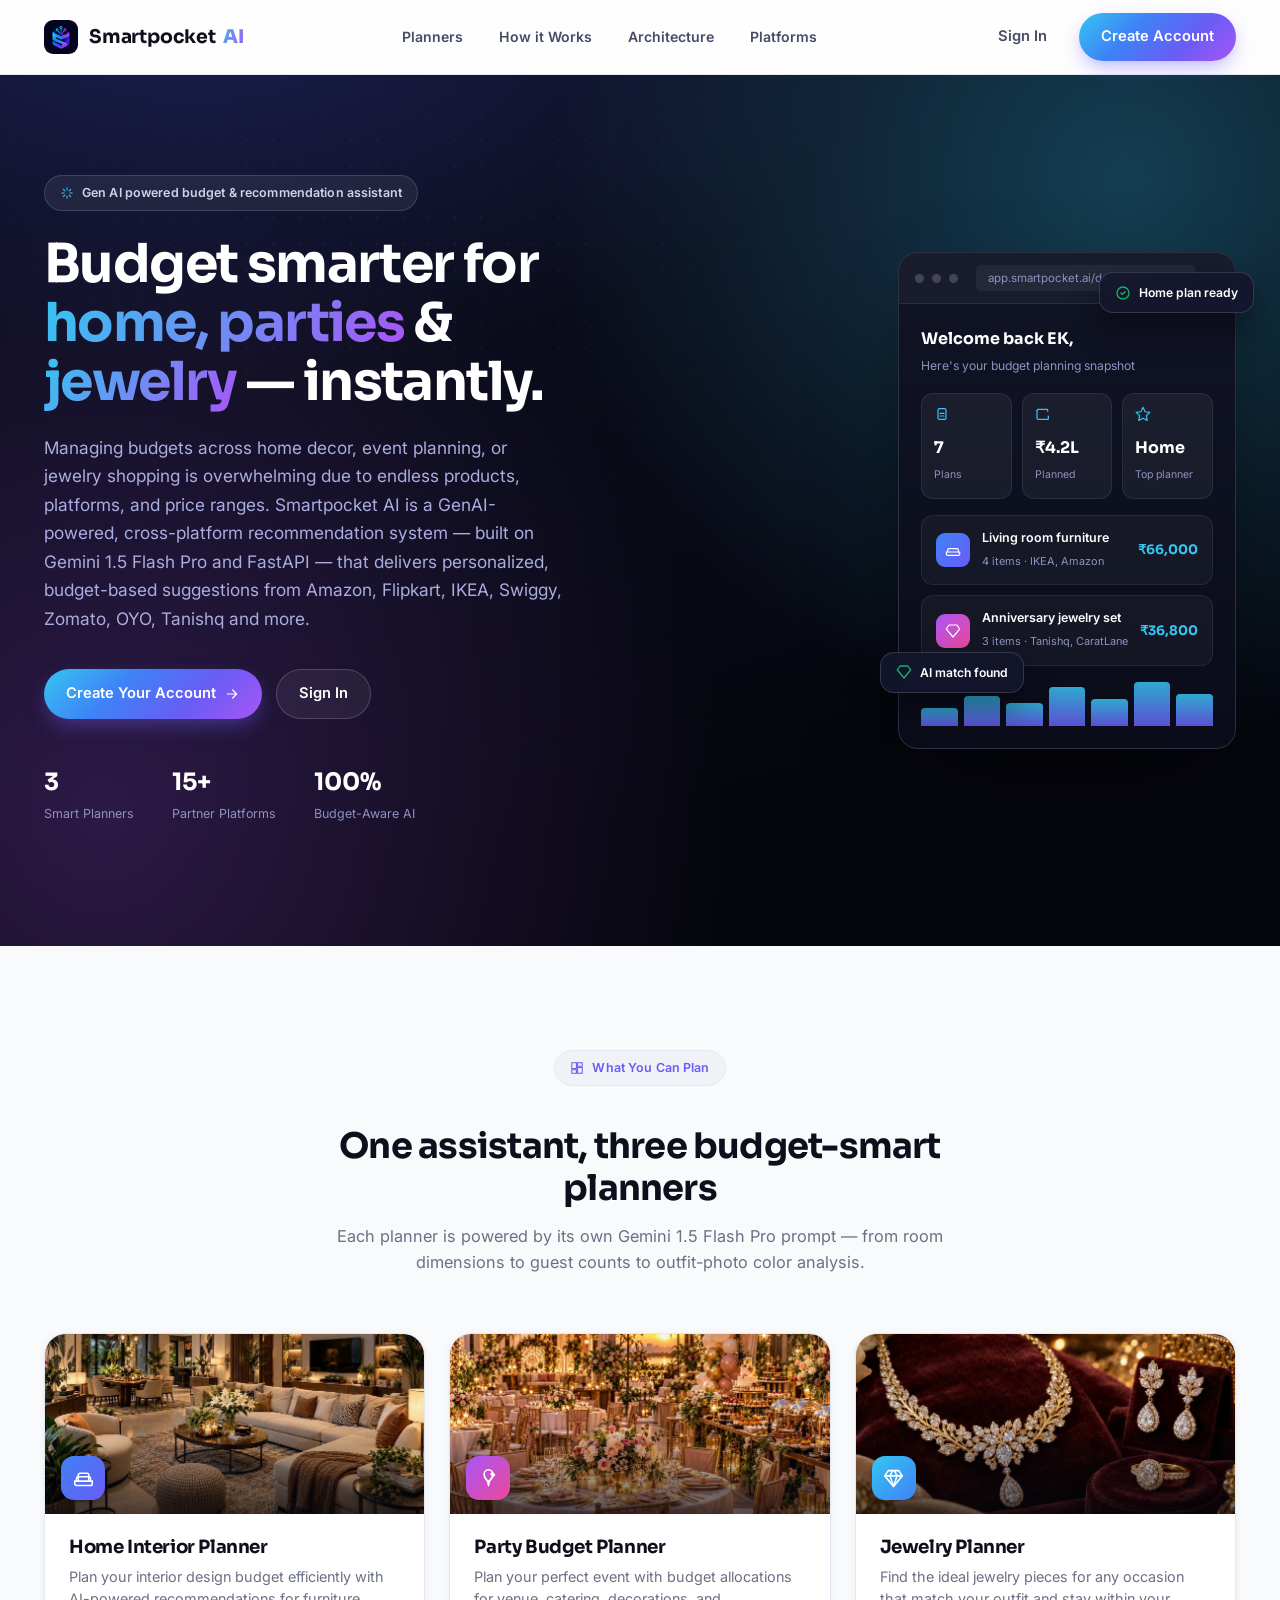
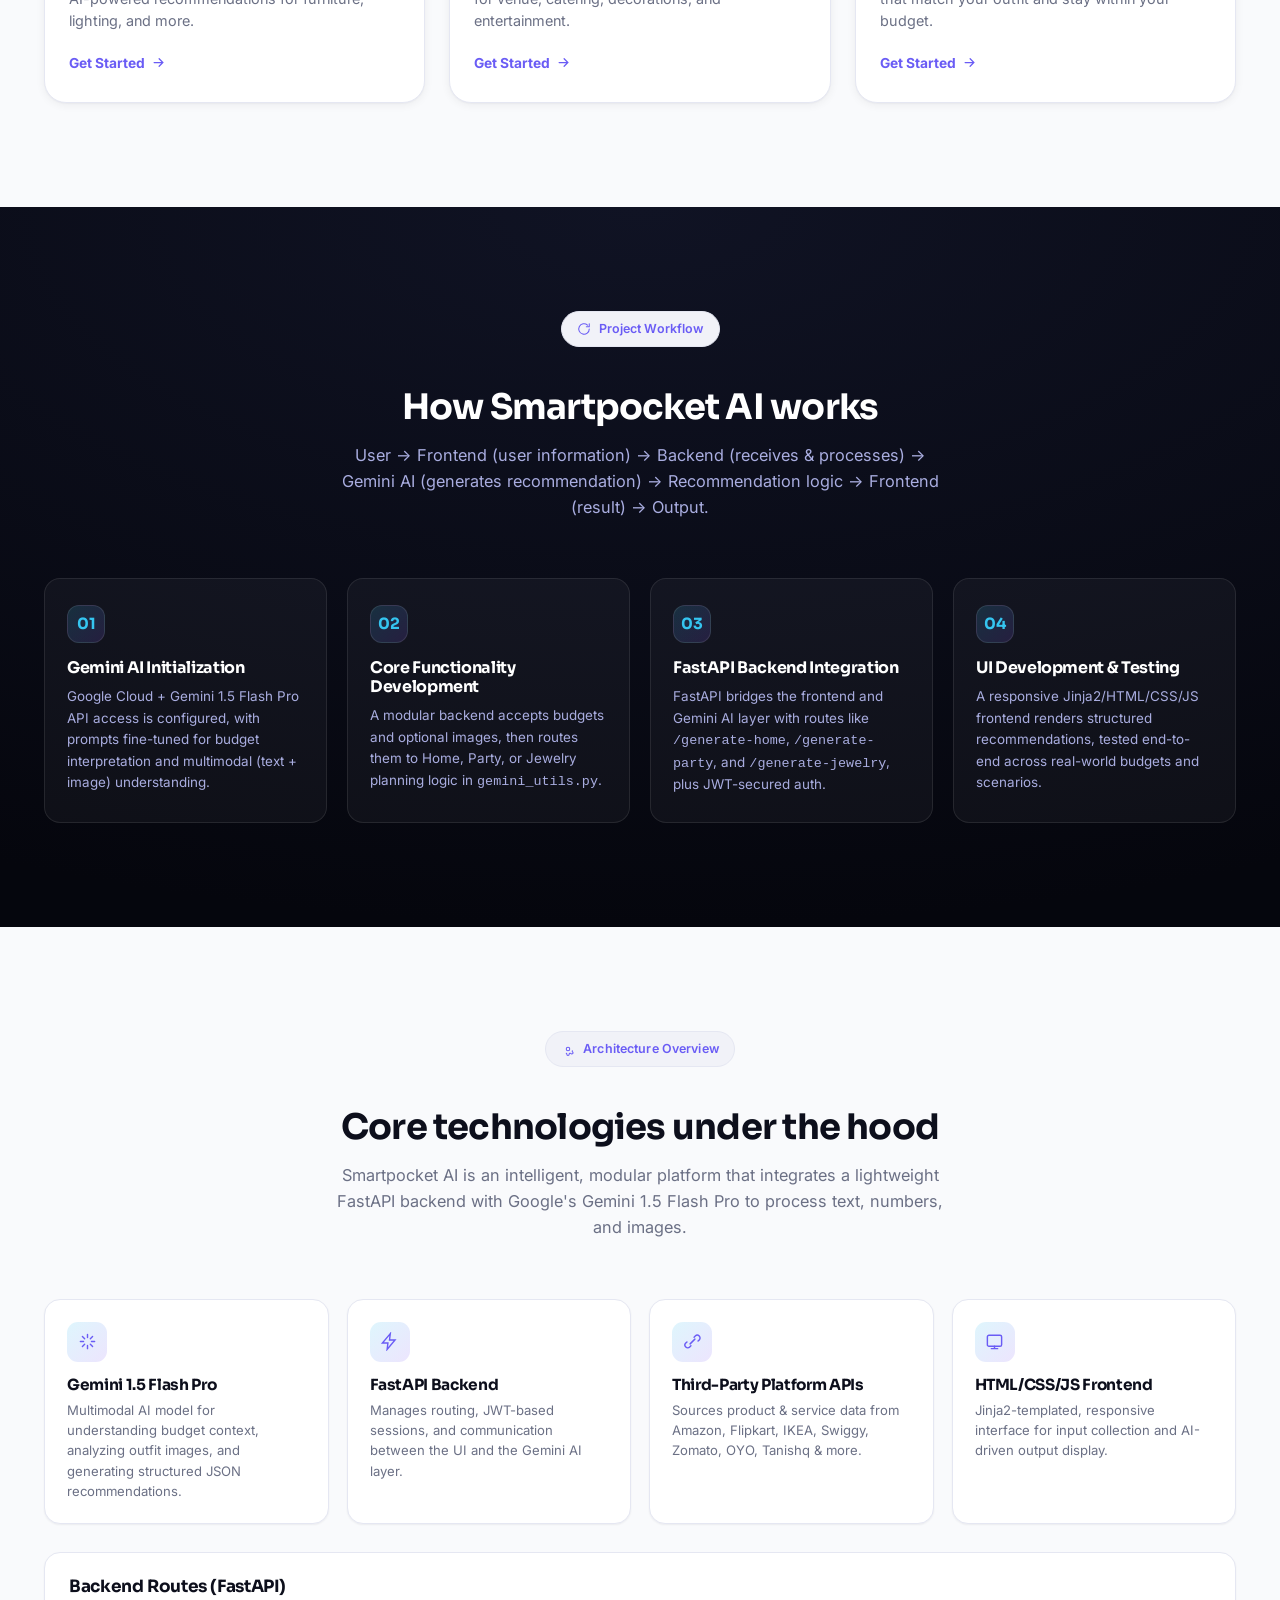
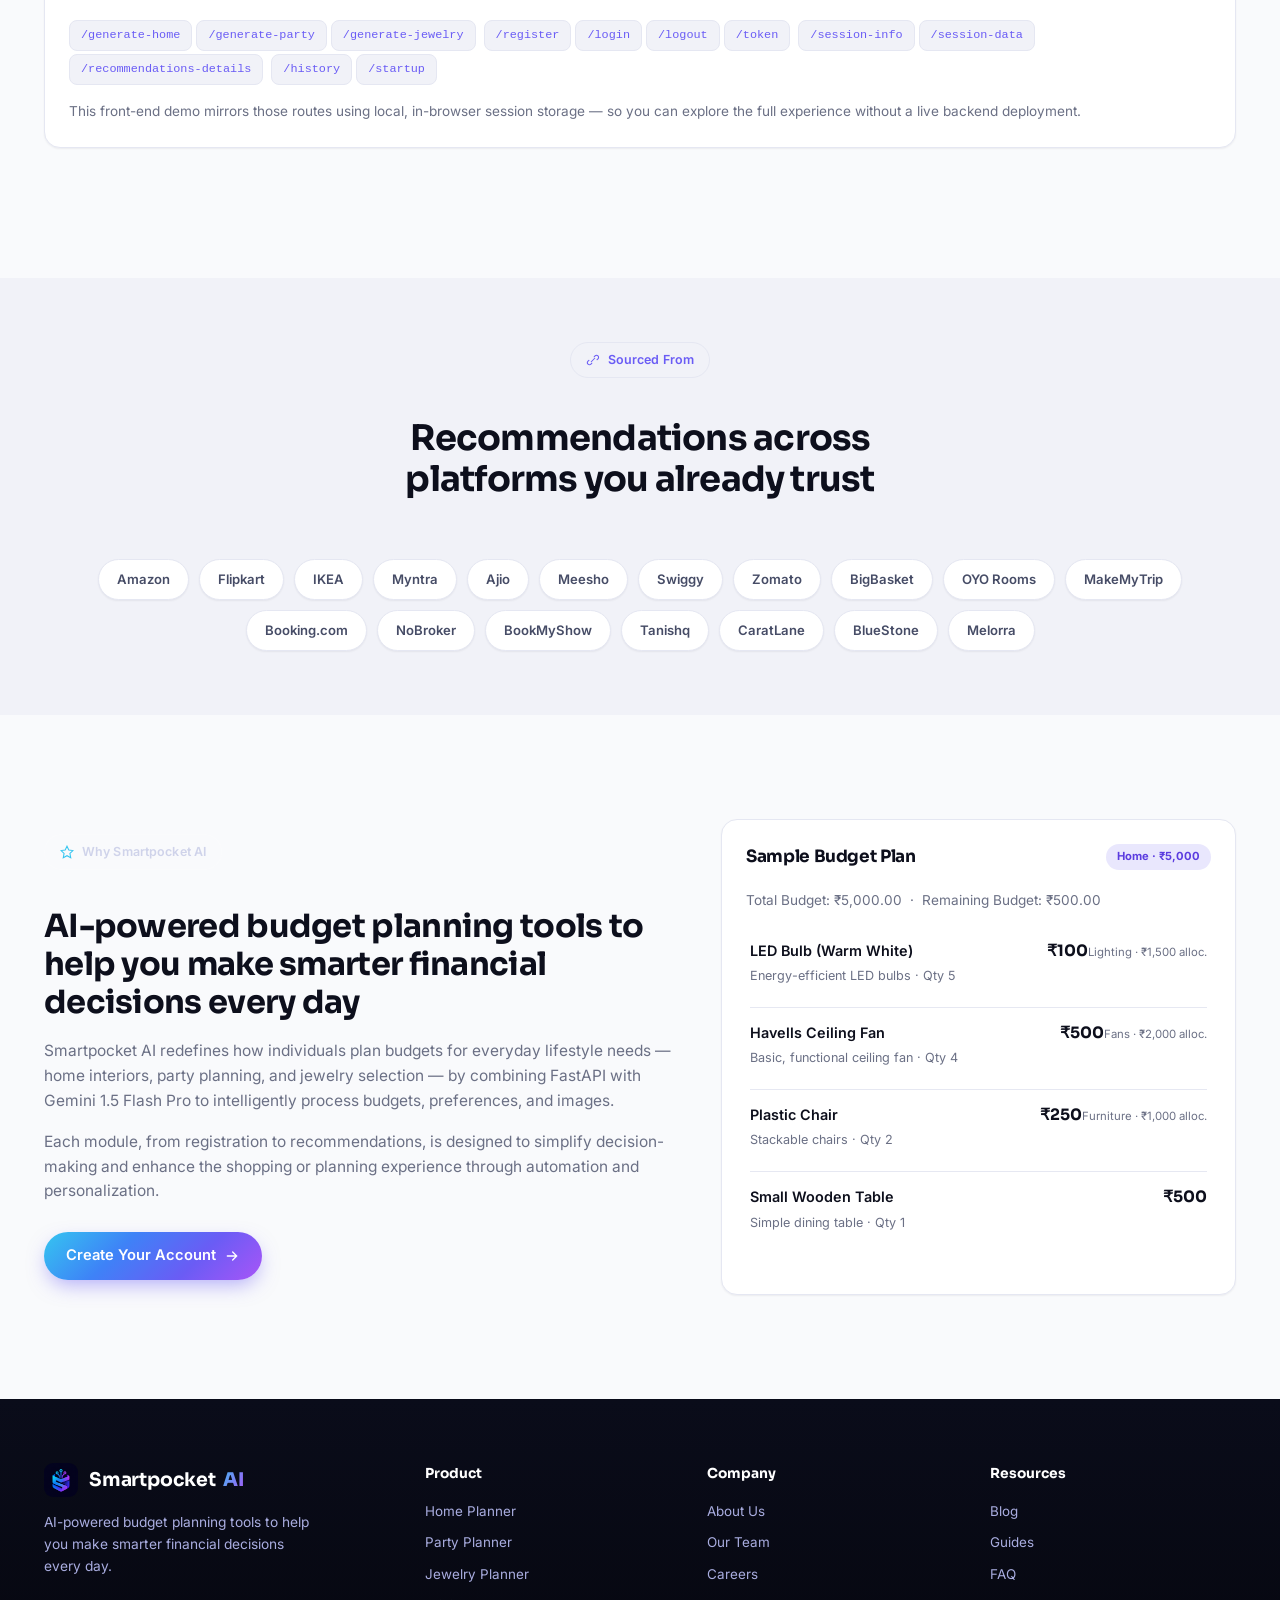
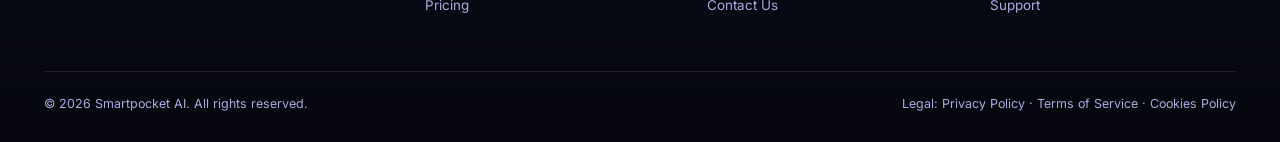
<file: SmartPocketAI - Code Files/SmartPocketAI - Code files/Frontend/index.html>
<!DOCTYPE html>
<html lang="en">
<head>
<meta charset="UTF-8">
<meta name="viewport" content="width=device-width, initial-scale=1.0">
<title>Smartpocket AI — Your Smart Budget & Recommendation Assistant</title>
<meta name="description" content="Smartpocket AI turns any budget into a curated, cross-platform shopping plan for home interiors, parties, and jewelry — powered by Gemini 1.5 Flash Pro.">
<link rel="icon" type="image/png" sizes="32x32" href="assets/favicon/favicon-32x32.png">
<link rel="icon" type="image/png" sizes="16x16" href="assets/favicon/favicon-16x16.png">
<link rel="apple-touch-icon" sizes="180x180" href="assets/favicon/apple-touch-icon.png">
<link rel="shortcut icon" href="assets/favicon/favicon.ico">
<link rel="stylesheet" href="css/style.css">
</head>
<body>

<!-- ============ NAVBAR ============ -->
<header class="navbar">
  <div class="container">
    <a href="index.html" class="brand">
      <img src="assets/logo-icon.png" alt="Smartpocket AI logo">
      <span class="wordmark">Smartpocket<span class="ai">&nbsp;AI</span></span>
    </a>
    <nav class="nav-links" id="navLinks">
      <a href="#features">Planners</a>
      <a href="#how">How it Works</a>
      <a href="#architecture">Architecture</a>
      <a href="#platforms">Platforms</a>
    </nav>
    <div class="nav-actions">
      <a href="login.html" class="btn btn-ghost">Sign In</a>
      <a href="register.html" class="btn btn-primary">Create Account</a>
      <button class="nav-toggle" id="navToggle" aria-label="Menu"><svg class="ic" viewBox="0 0 24 24" fill="none" stroke="currentColor" stroke-width="1.8" stroke-linecap="round"><path d="M4 6h16M4 12h16M4 18h16"/></svg></button>
    </div>
  </div>
</header>

<!-- ============ HERO ============ -->
<section class="hero">
  <div class="container hero-grid">
    <div class="fade-up">
      <div class="eyebrow"><svg class="ic" viewBox="0 0 24 24" fill="none" stroke="currentColor" stroke-width="1.8" stroke-linecap="round" stroke-linejoin="round"><path d="M12 3v4M12 17v4M3 12h4M17 12h4"/><path d="m5.6 5.6 2.8 2.8M15.6 15.6l2.8 2.8M18.4 5.6l-2.8 2.8M8.4 15.6l-2.8 2.8"/></svg> Gen AI powered budget &amp; recommendation assistant</div>
      <h1>Budget smarter for <span>home, parties</span> &amp; <span>jewelry</span> — instantly.</h1>
      <p class="lead">Managing budgets across home decor, event planning, or jewelry shopping is overwhelming due to endless products, platforms, and price ranges. Smartpocket AI is a GenAI-powered, cross-platform recommendation system — built on Gemini 1.5 Flash Pro and FastAPI — that delivers personalized, budget-based suggestions from Amazon, Flipkart, IKEA, Swiggy, Zomato, OYO, Tanishq and more.</p>
      <div class="hero-cta">
        <a href="register.html" class="btn btn-primary">Create Your Account <svg class="ic" viewBox="0 0 24 24" fill="none" stroke="currentColor" stroke-width="1.8" stroke-linecap="round" stroke-linejoin="round"><path d="M5 12h14M13 6l6 6-6 6"/></svg></a>
        <a href="login.html" class="btn btn-on-dark">Sign In</a>
      </div>
      <div class="hero-stats">
        <div><strong>3</strong><span>Smart Planners</span></div>
        <div><strong>15+</strong><span>Partner Platforms</span></div>
        <div><strong>100%</strong><span>Budget-Aware AI</span></div>
      </div>
    </div>
    <div class="hero-visual">
      <div class="float-card" style="top:20px;right:-18px;"><svg class="ic" viewBox="0 0 24 24" fill="none" stroke="currentColor" stroke-width="2" stroke-linecap="round"><circle cx="12" cy="12" r="9"/><path d="m9 12 2 2 4-4"/></svg> Home plan ready</div>
      <div class="float-card" style="bottom:56px;left:-18px;"><svg class="ic" viewBox="0 0 24 24" fill="none" stroke="currentColor" stroke-width="2" stroke-linecap="round" stroke-linejoin="round"><path d="M6 3h12l4 6-10 12L2 9Z"/></svg> AI match found</div>

      <!-- Coded product mockup (not an AI-generated screenshot) -->
      <div class="mockup">
        <div class="mockup-bar">
          <span class="dot"></span><span class="dot"></span><span class="dot"></span>
          <span class="url">app.smartpocket.ai/dashboard</span>
        </div>
        <div class="mockup-body">
          <div class="mockup-greet">Welcome back EK,</div>
          <div class="mockup-sub">Here's your budget planning snapshot</div>
          <div class="mockup-stats">
            <div class="mockup-stat"><svg class="ic" viewBox="0 0 24 24" fill="none" stroke="currentColor" stroke-width="1.8" stroke-linecap="round"><rect x="6" y="4" width="12" height="16" rx="2"/><path d="M9 11h6M9 15h6"/></svg><strong>7</strong><span>Plans</span></div>
            <div class="mockup-stat"><svg class="ic" viewBox="0 0 24 24" fill="none" stroke="currentColor" stroke-width="1.8" stroke-linecap="round"><path d="M3 7a2 2 0 0 1 2-2h13a1 1 0 0 1 1 1v2"/><path d="M3 7v11a2 2 0 0 0 2 2h14a1 1 0 0 0 1-1v-4"/></svg><strong>₹4.2L</strong><span>Planned</span></div>
            <div class="mockup-stat"><svg class="ic" viewBox="0 0 24 24" fill="none" stroke="currentColor" stroke-width="1.8" stroke-linecap="round" stroke-linejoin="round"><path d="m12 2 3.1 6.6 7.2.9-5.3 5 1.4 7.2L12 18.3 5.6 21.7 7 14.5l-5.3-5 7.2-.9L12 2Z"/></svg><strong>Home</strong><span>Top planner</span></div>
          </div>
          <div class="mockup-row">
            <div class="swatch" style="background:linear-gradient(135deg,var(--blue),var(--indigo));"><svg class="ic" viewBox="0 0 24 24" fill="none" stroke="currentColor" stroke-width="1.8" stroke-linecap="round"><path d="M4 15v-3a2 2 0 0 1 2-2h12a2 2 0 0 1 2 2v3"/><path d="M2 15h20v3a2 2 0 0 1-2 2H4a2 2 0 0 1-2-2v-3Z"/></svg></div>
            <div class="info"><strong>Living room furniture</strong><span>4 items · IKEA, Amazon</span></div>
            <div class="amt">₹66,000</div>
          </div>
          <div class="mockup-row">
            <div class="swatch" style="background:linear-gradient(135deg,var(--purple),#ec4899);"><svg class="ic" viewBox="0 0 24 24" fill="none" stroke="currentColor" stroke-width="1.8" stroke-linecap="round" stroke-linejoin="round"><path d="M6 3h12l4 6-10 12L2 9Z"/></svg></div>
            <div class="info"><strong>Anniversary jewelry set</strong><span>3 items · Tanishq, CaratLane</span></div>
            <div class="amt">₹36,800</div>
          </div>
          <div class="mockup-bar-chart">
            <div class="b" style="height:40%"></div><div class="b" style="height:65%"></div><div class="b" style="height:50%"></div>
            <div class="b" style="height:85%"></div><div class="b" style="height:60%"></div><div class="b" style="height:95%"></div><div class="b" style="height:70%"></div>
          </div>
        </div>
      </div>
    </div>
  </div>
</section>

<!-- ============ FEATURES / PLANNERS ============ -->
<section class="section" id="features">
  <div class="container">
    <div class="section-head">
      <div class="eyebrow"><svg class="ic" viewBox="0 0 24 24" fill="none" stroke="currentColor" stroke-width="1.8" stroke-linecap="round"><path d="M3 13h8V3H3v10Zm10 8h8V11h-8v10ZM3 21h8v-6H3v6ZM13 3v6h8V3h-8Z"/></svg> What You Can Plan</div>
      <h2>One assistant, three budget-smart planners</h2>
      <p>Each planner is powered by its own Gemini 1.5 Flash Pro prompt — from room dimensions to guest counts to outfit-photo color analysis.</p>
    </div>
    <div class="card-grid3">
      <div class="planner-card home fade-up">
        <div class="thumb"><img src="assets/home-interior.jpg" alt="Home interior planning"><div class="badge-icon"><svg class="ic" viewBox="0 0 24 24" fill="none" stroke="currentColor" stroke-width="1.8" stroke-linecap="round"><path d="M4 15v-3a2 2 0 0 1 2-2h12a2 2 0 0 1 2 2v3"/><path d="M2 15h20v3a2 2 0 0 1-2 2H4a2 2 0 0 1-2-2v-3Z"/><path d="M6 15V8a2 2 0 0 1 2-2h8a2 2 0 0 1 2 2v7"/></svg></div></div>
        <div class="body">
          <h3>Home Interior Planner</h3>
          <p>Plan your interior design budget efficiently with AI-powered recommendations for furniture, lighting, and more.</p>
          <a href="register.html" class="card-link">Get Started <svg class="ic" viewBox="0 0 24 24" fill="none" stroke="currentColor" stroke-width="2" stroke-linecap="round"><path d="M5 12h14M13 6l6 6-6 6"/></svg></a>
        </div>
      </div>
      <div class="planner-card party fade-up">
        <div class="thumb"><img src="assets/party.jpg" alt="Party planning"><div class="badge-icon"><svg class="ic" viewBox="0 0 24 24" fill="none" stroke="currentColor" stroke-width="1.8" stroke-linecap="round" stroke-linejoin="round"><path d="M12 2a5 5 0 0 1 5 5c0 3.5-2.5 6.5-4 8l-1 5-1-5c-1.5-1.5-4-4.5-4-8a5 5 0 0 1 5-5Z"/><path d="M12 15v1"/><path d="M17.5 9.5 15 7l1.5-1.5L19 8l-1.5 1.5Z"/></svg></div></div>
        <div class="body">
          <h3>Party Budget Planner</h3>
          <p>Plan your perfect event with budget allocations for venue, catering, decorations, and entertainment.</p>
          <a href="register.html" class="card-link">Get Started <svg class="ic" viewBox="0 0 24 24" fill="none" stroke="currentColor" stroke-width="2" stroke-linecap="round"><path d="M5 12h14M13 6l6 6-6 6"/></svg></a>
        </div>
      </div>
      <div class="planner-card jewelry fade-up">
        <div class="thumb"><img src="assets/jewelry.jpg" alt="Jewelry recommendations"><div class="badge-icon"><svg class="ic" viewBox="0 0 24 24" fill="none" stroke="currentColor" stroke-width="1.8" stroke-linecap="round" stroke-linejoin="round"><path d="M6 3h12l4 6-10 12L2 9Z"/><path d="M11 3 8 9l4 12 4-12-3-6"/><path d="M2 9h20"/></svg></div></div>
        <div class="body">
          <h3>Jewelry Planner</h3>
          <p>Find the ideal jewelry pieces for any occasion that match your outfit and stay within your budget.</p>
          <a href="register.html" class="card-link">Get Started <svg class="ic" viewBox="0 0 24 24" fill="none" stroke="currentColor" stroke-width="2" stroke-linecap="round"><path d="M5 12h14M13 6l6 6-6 6"/></svg></a>
        </div>
      </div>
    </div>
  </div>
</section>

<!-- ============ HOW IT WORKS ============ -->
<section class="section bg-dark" id="how">
  <div class="container">
    <div class="section-head">
      <div class="eyebrow"><svg class="ic" viewBox="0 0 24 24" fill="none" stroke="currentColor" stroke-width="1.8" stroke-linecap="round"><path d="M21 12a9 9 0 1 1-3-6.7"/><path d="M21 3v5h-5"/></svg> Project Workflow</div>
      <h2>How Smartpocket AI works</h2>
      <p>User → Frontend (user information) → Backend (receives &amp; processes) → Gemini AI (generates recommendation) → Recommendation logic → Frontend (result) → Output.</p>
    </div>
    <div class="steps">
      <div class="step fade-up">
        <div class="num">01</div>
        <h4>Gemini AI Initialization</h4>
        <p>Google Cloud + Gemini 1.5 Flash Pro API access is configured, with prompts fine-tuned for budget interpretation and multimodal (text + image) understanding.</p>
      </div>
      <div class="step fade-up">
        <div class="num">02</div>
        <h4>Core Functionality Development</h4>
        <p>A modular backend accepts budgets and optional images, then routes them to Home, Party, or Jewelry planning logic in <code>gemini_utils.py</code>.</p>
      </div>
      <div class="step fade-up">
        <div class="num">03</div>
        <h4>FastAPI Backend Integration</h4>
        <p>FastAPI bridges the frontend and Gemini AI layer with routes like <code>/generate-home</code>, <code>/generate-party</code>, and <code>/generate-jewelry</code>, plus JWT-secured auth.</p>
      </div>
      <div class="step fade-up">
        <div class="num">04</div>
        <h4>UI Development &amp; Testing</h4>
        <p>A responsive Jinja2/HTML/CSS/JS frontend renders structured recommendations, tested end-to-end across real-world budgets and scenarios.</p>
      </div>
    </div>
  </div>
</section>

<!-- ============ ARCHITECTURE / TECH STACK ============ -->
<section class="section" id="architecture">
  <div class="container">
    <div class="section-head">
      <div class="eyebrow"><svg class="ic" viewBox="0 0 24 24" fill="none" stroke="currentColor" stroke-width="1.8" stroke-linecap="round"><circle cx="12" cy="12" r="3"/><path d="M19.4 15a1.7 1.7 0 0 0 .3 1.9l.1.1a2 2 0 1 1-2.8 2.8l-.1-.1a1.7 1.7 0 0 0-1.9-.3 1.7 1.7 0 0 0-1 1.5V21a2 2 0 1 1-4 0v-.1a1.7 1.7 0 0 0-1-1.6"/></svg> Architecture Overview</div>
      <h2>Core technologies under the hood</h2>
      <p>Smartpocket AI is an intelligent, modular platform that integrates a lightweight FastAPI backend with Google's Gemini 1.5 Flash Pro to process text, numbers, and images.</p>
    </div>
    <div class="tech-grid" style="margin-bottom:28px;">
      <div class="tech-card">
        <div class="icon-badge"><svg class="ic" viewBox="0 0 24 24" fill="none" stroke="currentColor" stroke-width="1.8" stroke-linecap="round" stroke-linejoin="round"><path d="M12 3v4M12 17v4M3 12h4M17 12h4"/><path d="m5.6 5.6 2.8 2.8M15.6 15.6l2.8 2.8M18.4 5.6l-2.8 2.8M8.4 15.6l-2.8 2.8"/></svg></div>
        <h4>Gemini 1.5 Flash Pro</h4><p>Multimodal AI model for understanding budget context, analyzing outfit images, and generating structured JSON recommendations.</p>
      </div>
      <div class="tech-card">
        <div class="icon-badge"><svg class="ic" viewBox="0 0 24 24" fill="none" stroke="currentColor" stroke-width="1.8" stroke-linecap="round"><path d="M13 2 3 14h7l-1 8 10-12h-7l1-8Z"/></svg></div>
        <h4>FastAPI Backend</h4><p>Manages routing, JWT-based sessions, and communication between the UI and the Gemini AI layer.</p>
      </div>
      <div class="tech-card">
        <div class="icon-badge"><svg class="ic" viewBox="0 0 24 24" fill="none" stroke="currentColor" stroke-width="1.8" stroke-linecap="round"><path d="M9 15 15 9"/><path d="M14 6.5 15.5 5a3.5 3.5 0 0 1 5 5l-1.5 1.5"/><path d="M10 17.5 8.5 19a3.5 3.5 0 0 1-5-5l1.5-1.5"/></svg></div>
        <h4>Third-Party Platform APIs</h4><p>Sources product &amp; service data from Amazon, Flipkart, IKEA, Swiggy, Zomato, OYO, Tanishq &amp; more.</p>
      </div>
      <div class="tech-card">
        <div class="icon-badge"><svg class="ic" viewBox="0 0 24 24" fill="none" stroke="currentColor" stroke-width="1.8" stroke-linecap="round"><rect x="3" y="4" width="18" height="14" rx="2"/><path d="M8 21h8M12 18v3"/></svg></div>
        <h4>HTML/CSS/JS Frontend</h4><p>Jinja2-templated, responsive interface for input collection and AI-driven output display.</p>
      </div>
    </div>
    <div class="section-card">
      <div class="head"><h2>Backend Routes (FastAPI)</h2></div>
      <div>
        <span class="route-chip">/generate-home</span><span class="route-chip">/generate-party</span><span class="route-chip">/generate-jewelry</span>
        <span class="route-chip">/register</span><span class="route-chip">/login</span><span class="route-chip">/logout</span><span class="route-chip">/token</span>
        <span class="route-chip">/session-info</span><span class="route-chip">/session-data</span><span class="route-chip">/recommendations-details</span>
        <span class="route-chip">/history</span><span class="route-chip">/startup</span>
      </div>
      <p style="margin-top:16px;font-size:0.85rem;color:var(--ink-500);">This front-end demo mirrors those routes using local, in-browser session storage — so you can explore the full experience without a live backend deployment.</p>
    </div>
  </div>
</section>

<!-- ============ PLATFORMS ============ -->
<section class="section section-tight bg-soft" id="platforms">
  <div class="container">
    <div class="section-head">
      <div class="eyebrow"><svg class="ic" viewBox="0 0 24 24" fill="none" stroke="currentColor" stroke-width="1.8" stroke-linecap="round"><path d="M9 15 15 9"/><path d="M14 6.5 15.5 5a3.5 3.5 0 0 1 5 5l-1.5 1.5"/><path d="M10 17.5 8.5 19a3.5 3.5 0 0 1-5-5l1.5-1.5"/></svg> Sourced From</div>
      <h2>Recommendations across platforms you already trust</h2>
    </div>
    <div class="platform-strip">
      <span class="platform-chip">Amazon</span>
      <span class="platform-chip">Flipkart</span>
      <span class="platform-chip">IKEA</span>
      <span class="platform-chip">Myntra</span>
      <span class="platform-chip">Ajio</span>
      <span class="platform-chip">Meesho</span>
      <span class="platform-chip">Swiggy</span>
      <span class="platform-chip">Zomato</span>
      <span class="platform-chip">BigBasket</span>
      <span class="platform-chip">OYO Rooms</span>
      <span class="platform-chip">MakeMyTrip</span>
      <span class="platform-chip">Booking.com</span>
      <span class="platform-chip">NoBroker</span>
      <span class="platform-chip">BookMyShow</span>
      <span class="platform-chip">Tanishq</span>
      <span class="platform-chip">CaratLane</span>
      <span class="platform-chip">BlueStone</span>
      <span class="platform-chip">Melorra</span>
    </div>
  </div>
</section>

<!-- ============ SAMPLE BREAKDOWN ============ -->
<section class="section">
  <div class="container sample-grid">
    <div>
      <div class="eyebrow"><svg class="ic" viewBox="0 0 24 24" fill="none" stroke="currentColor" stroke-width="1.8" stroke-linecap="round"><path d="m12 2 3.1 6.6 7.2.9-5.3 5 1.4 7.2L12 18.3 5.6 21.7 7 14.5l-5.3-5 7.2-.9L12 2Z"/></svg> Why Smartpocket AI</div>
      <h2 style="font-size:2rem;margin:14px 0 18px;">AI-powered budget planning tools to help you make smarter financial decisions every day</h2>
      <p style="color:var(--ink-500);margin-bottom:16px;">Smartpocket AI redefines how individuals plan budgets for everyday lifestyle needs — home interiors, party planning, and jewelry selection — by combining FastAPI with Gemini 1.5 Flash Pro to intelligently process budgets, preferences, and images.</p>
      <p style="color:var(--ink-500);margin-bottom:28px;">Each module, from registration to recommendations, is designed to simplify decision-making and enhance the shopping or planning experience through automation and personalization.</p>
      <a href="register.html" class="btn btn-primary">Create Your Account <svg class="ic" viewBox="0 0 24 24" fill="none" stroke="currentColor" stroke-width="2" stroke-linecap="round"><path d="M5 12h14M13 6l6 6-6 6"/></svg></a>
    </div>
    <div class="section-card" style="margin:0;">
      <div class="head"><h2>Sample Budget Plan</h2><span class="badge badge-home">Home · ₹5,000</span></div>
      <p style="font-size:0.85rem;color:var(--ink-500);margin-bottom:14px;">Total Budget: ₹5,000.00 &nbsp;·&nbsp; Remaining Budget: ₹500.00</p>
      <div class="category-block" style="border:none;">
        <div style="padding:0 4px;">
          <div class="item-row"><div class="info"><h5>LED Bulb (Warm White)</h5><p>Energy-efficient LED bulbs · Qty 5</p></div><div class="price"><strong>₹100</strong><span>Lighting · ₹1,500 alloc.</span></div></div>
          <div class="item-row"><div class="info"><h5>Havells Ceiling Fan</h5><p>Basic, functional ceiling fan · Qty 4</p></div><div class="price"><strong>₹500</strong><span>Fans · ₹2,000 alloc.</span></div></div>
          <div class="item-row"><div class="info"><h5>Plastic Chair</h5><p>Stackable chairs · Qty 2</p></div><div class="price"><strong>₹250</strong><span>Furniture · ₹1,000 alloc.</span></div></div>
          <div class="item-row"><div class="info"><h5>Small Wooden Table</h5><p>Simple dining table · Qty 1</p></div><div class="price"><strong>₹500</strong><span></span></div></div>
        </div>
      </div>
    </div>
  </div>
</section>

<!-- ============ FOOTER ============ -->
<footer class="footer">
  <div class="container">
    <div class="footer-grid">
      <div>
        <div class="brand"><img src="assets/logo-icon.png" alt="Smartpocket AI logo"><span class="wordmark">Smartpocket<span class="ai">&nbsp;AI</span></span></div>
        <p style="max-width:280px;font-size:0.86rem;margin-top:10px;">AI-powered budget planning tools to help you make smarter financial decisions every day.</p>
      </div>
      <div>
        <h5>Product</h5>
        <ul><li><a href="register.html">Home Planner</a></li><li><a href="register.html">Party Planner</a></li><li><a href="register.html">Jewelry Planner</a></li><li><a href="#">Pricing</a></li></ul>
      </div>
      <div>
        <h5>Company</h5>
        <ul><li><a href="#">About Us</a></li><li><a href="#">Our Team</a></li><li><a href="#">Careers</a></li><li><a href="#">Contact Us</a></li></ul>
      </div>
      <div>
        <h5>Resources</h5>
        <ul><li><a href="#">Blog</a></li><li><a href="#">Guides</a></li><li><a href="#">FAQ</a></li><li><a href="#">Support</a></li></ul>
      </div>
    </div>
    <div class="footer-bottom">
      <span>© 2026 Smartpocket AI. All rights reserved.</span>
      <span>Legal: Privacy Policy · Terms of Service · Cookies Policy</span>
    </div>
  </div>
</footer>

<script src="js/app.js"></script>
<script>
  PS.initNavToggle();
</script>
</body>
</html>
</file>
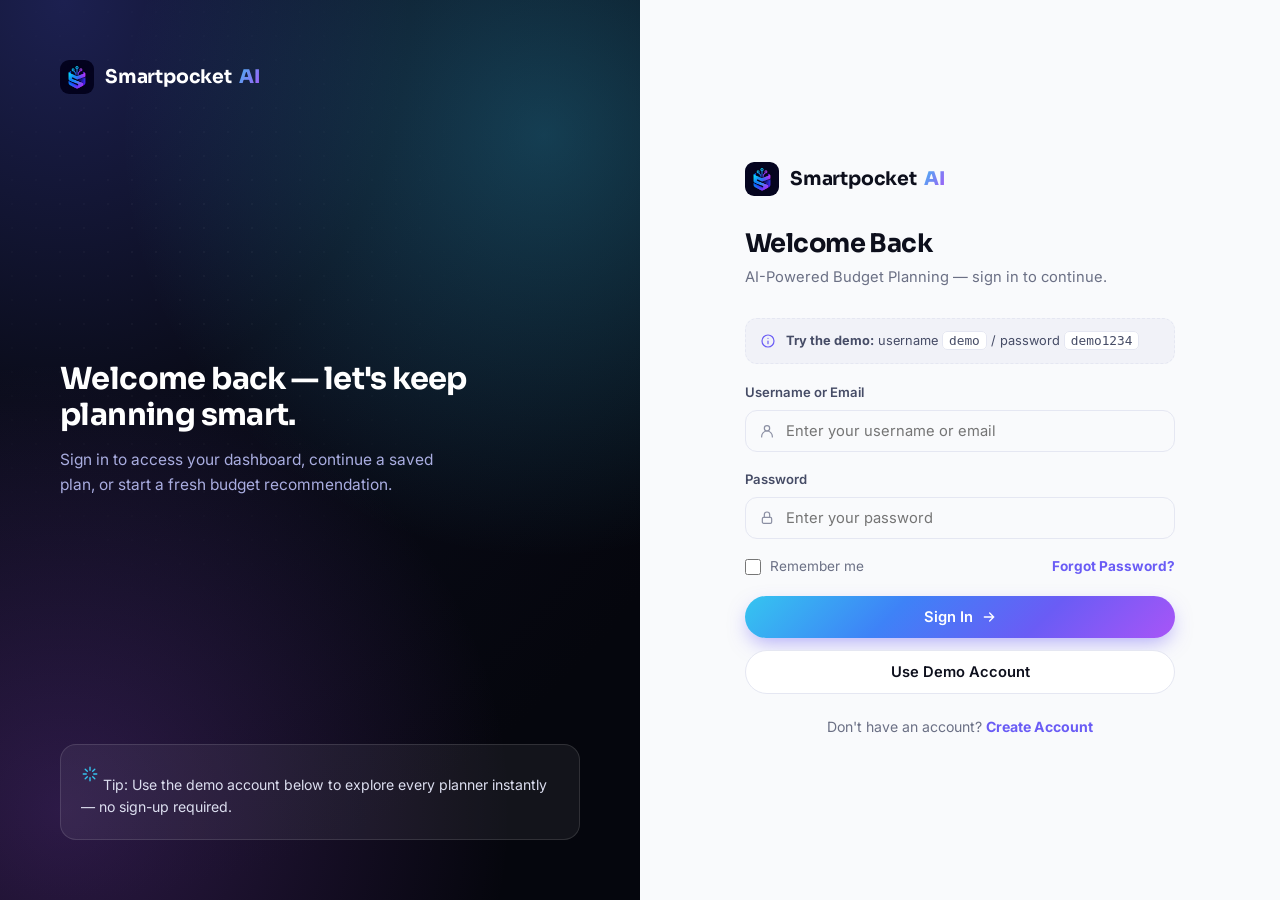
<file: SmartPocketAI - Code Files/SmartPocketAI - Code files/Frontend/dashboard.html>
<!DOCTYPE html>
<html lang="en">
<head>
<meta charset="UTF-8">
<meta name="viewport" content="width=device-width, initial-scale=1.0">
<title>Dashboard — Smartpocket AI</title>
<link rel="icon" type="image/png" sizes="32x32" href="assets/favicon/favicon-32x32.png">
<link rel="icon" type="image/png" sizes="16x16" href="assets/favicon/favicon-16x16.png">
<link rel="apple-touch-icon" sizes="180x180" href="assets/favicon/apple-touch-icon.png">
<link rel="shortcut icon" href="assets/favicon/favicon.ico">
<link rel="stylesheet" href="css/style.css">
</head>
<body>
<div class="app-shell">

  <!-- ============ SIDEBAR ============ -->
  <aside class="sidebar" id="sidebar">
    <div class="brand on-dark"><img src="assets/logo-icon.png" alt="Smartpocket AI logo"><span class="wordmark">Smartpocket<span class="ai">&nbsp;AI</span></span></div>
    <a class="side-link active" href="dashboard.html"><svg class="ic" viewBox="0 0 24 24" fill="none" stroke="currentColor" stroke-width="1.8" stroke-linecap="round"><path d="M3 13h8V3H3v10Zm10 8h8V11h-8v10ZM3 21h8v-6H3v6ZM13 3v6h8V3h-8Z"/></svg> Dashboard</a>
    <a class="side-link" href="home-planner.html"><svg class="ic" viewBox="0 0 24 24" fill="none" stroke="currentColor" stroke-width="1.8" stroke-linecap="round"><path d="M4 15v-3a2 2 0 0 1 2-2h12a2 2 0 0 1 2 2v3"/><path d="M2 15h20v3a2 2 0 0 1-2 2H4a2 2 0 0 1-2-2v-3Z"/><path d="M6 15V8a2 2 0 0 1 2-2h8a2 2 0 0 1 2 2v7"/></svg> Home Planner</a>
    <a class="side-link" href="party-planner.html"><svg class="ic" viewBox="0 0 24 24" fill="none" stroke="currentColor" stroke-width="1.8" stroke-linecap="round" stroke-linejoin="round"><path d="M12 2a5 5 0 0 1 5 5c0 3.5-2.5 6.5-4 8l-1 5-1-5c-1.5-1.5-4-4.5-4-8a5 5 0 0 1 5-5Z"/><path d="M12 15v1"/></svg> Party Planner</a>
    <a class="side-link" href="jewelry-planner.html"><svg class="ic" viewBox="0 0 24 24" fill="none" stroke="currentColor" stroke-width="1.8" stroke-linecap="round" stroke-linejoin="round"><path d="M6 3h12l4 6-10 12L2 9Z"/><path d="M11 3 8 9l4 12 4-12-3-6"/><path d="M2 9h20"/></svg> Jewelry Planner</a>
    <div class="side-divider"></div>
    <a class="side-link" href="history.html"><svg class="ic" viewBox="0 0 24 24" fill="none" stroke="currentColor" stroke-width="1.8" stroke-linecap="round"><path d="M3 12a9 9 0 1 0 3-6.7L3 8"/><path d="M3 3v5h5"/><path d="M12 7v5l3 3"/></svg> History</a>
    <a class="side-link" href="#" id="logoutLink"><svg class="ic" viewBox="0 0 24 24" fill="none" stroke="currentColor" stroke-width="1.8" stroke-linecap="round"><path d="M9 21H5a2 2 0 0 1-2-2V5a2 2 0 0 1 2-2h4"/><path d="M16 17l5-5-5-5"/><path d="M21 12H9"/></svg> Logout</a>
    <div class="side-footer">
      <svg class="ic" viewBox="0 0 24 24" fill="none" stroke="currentColor" stroke-width="1.8" stroke-linecap="round" stroke-linejoin="round"><path d="m12 2 3.1 6.6 7.2.9-5.3 5 1.4 7.2L12 18.3 5.6 21.7 7 14.5l-5.3-5 7.2-.9L12 2Z"/></svg>
      <span>Good choices, brighter tomorrows. Every plan you make here stays within budget — guaranteed.</span>
    </div>
  </aside>

  <!-- ============ MAIN ============ -->
  <div class="main-area">
    <div class="topbar">
      <div>
        <h1>Welcome, <span data-user-username></span>!</h1>
        <div class="sub">Choose a budget planner to get started with your personalized financial planning experience</div>
      </div>
      <div style="display:flex;align-items:center;gap:14px;">
        <button class="hamburger" id="hamburger"><svg class="ic" viewBox="0 0 24 24" fill="none" stroke="currentColor" stroke-width="1.8" stroke-linecap="round"><path d="M4 6h16M4 12h16M4 18h16"/></svg></button>
        <div class="side-avatar" data-user-initials></div>
      </div>
    </div>

    <div class="page-pad">

      <div class="session-info-bar" id="sessionInfoBar"></div>

      <div class="stat-grid">
        <div class="stat-card">
          <div class="icon" style="background:linear-gradient(135deg,var(--blue),var(--indigo));"><svg class="ic" viewBox="0 0 24 24" fill="none" stroke="currentColor" stroke-width="1.8" stroke-linecap="round"><rect x="6" y="4" width="12" height="16" rx="2"/><path d="M9 4V3a1 1 0 0 1 1-1h4a1 1 0 0 1 1 1v1"/><path d="M9 11h6M9 15h6"/></svg></div>
          <h3 id="statTotal">0</h3>
          <span>Total Plans Created</span>
        </div>
        <div class="stat-card">
          <div class="icon" style="background:linear-gradient(135deg,var(--purple),#ec4899);"><svg class="ic" viewBox="0 0 24 24" fill="none" stroke="currentColor" stroke-width="1.8" stroke-linecap="round"><path d="M3 7a2 2 0 0 1 2-2h13a1 1 0 0 1 1 1v2"/><path d="M3 7v11a2 2 0 0 0 2 2h14a1 1 0 0 0 1-1v-4"/><path d="M17 12h3a1 1 0 0 1 1 1v2a1 1 0 0 1-1 1h-3a2 2 0 0 1 0-4Z"/></svg></div>
          <h3 id="statBudget">₹0</h3>
          <span>Total Budget Planned</span>
        </div>
        <div class="stat-card">
          <div class="icon" style="background:linear-gradient(135deg,var(--cyan),var(--blue));"><svg class="ic" viewBox="0 0 24 24" fill="none" stroke="currentColor" stroke-width="1.8" stroke-linecap="round"><circle cx="12" cy="12" r="9"/><path d="m9 12 2 2 4-4"/></svg></div>
          <h3 id="statSaved">₹0</h3>
          <span>Estimated Remaining / Saved</span>
        </div>
        <div class="stat-card">
          <div class="icon" style="background:linear-gradient(135deg,#f59e0b,#f97316);"><svg class="ic" viewBox="0 0 24 24" fill="none" stroke="currentColor" stroke-width="1.8" stroke-linecap="round" stroke-linejoin="round"><path d="m12 2 3.1 6.6 7.2.9-5.3 5 1.4 7.2L12 18.3 5.6 21.7 7 14.5l-5.3-5 7.2-.9L12 2Z"/></svg></div>
          <h3 id="statFav">—</h3>
          <span>Most Used Planner</span>
        </div>
      </div>

      <div class="section-card">
        <div class="head"><h2>Choose a Budget Planner</h2></div>
        <div class="card-grid3">
          <div class="planner-card home">
            <div class="thumb"><img src="assets/home-interior.jpg" alt="Home"><div class="badge-icon"><svg class="ic" viewBox="0 0 24 24" fill="none" stroke="currentColor" stroke-width="1.8" stroke-linecap="round"><path d="M4 15v-3a2 2 0 0 1 2-2h12a2 2 0 0 1 2 2v3"/><path d="M2 15h20v3a2 2 0 0 1-2 2H4a2 2 0 0 1-2-2v-3Z"/></svg></div></div>
            <div class="body"><h3>Home Budget Planner</h3><p>Plan your interior design budget efficiently with AI-powered recommendations for furniture, lighting, and more.</p><a href="home-planner.html" class="card-link">Get Started <svg class="ic" viewBox="0 0 24 24" fill="none" stroke="currentColor" stroke-width="2" stroke-linecap="round"><path d="M5 12h14M13 6l6 6-6 6"/></svg></a></div>
          </div>
          <div class="planner-card party">
            <div class="thumb"><img src="assets/party.jpg" alt="Party"><div class="badge-icon"><svg class="ic" viewBox="0 0 24 24" fill="none" stroke="currentColor" stroke-width="1.8" stroke-linecap="round" stroke-linejoin="round"><path d="M12 2a5 5 0 0 1 5 5c0 3.5-2.5 6.5-4 8l-1 5-1-5c-1.5-1.5-4-4.5-4-8a5 5 0 0 1 5-5Z"/><path d="M12 15v1"/></svg></div></div>
            <div class="body"><h3>Party Budget Planner</h3><p>Plan your perfect event with budget allocations for venue, catering, decorations, and entertainment.</p><a href="party-planner.html" class="card-link">Get Started <svg class="ic" viewBox="0 0 24 24" fill="none" stroke="currentColor" stroke-width="2" stroke-linecap="round"><path d="M5 12h14M13 6l6 6-6 6"/></svg></a></div>
          </div>
          <div class="planner-card jewelry">
            <div class="thumb"><img src="assets/jewelry.jpg" alt="Jewelry"><div class="badge-icon"><svg class="ic" viewBox="0 0 24 24" fill="none" stroke="currentColor" stroke-width="1.8" stroke-linecap="round" stroke-linejoin="round"><path d="M6 3h12l4 6-10 12L2 9Z"/></svg></div></div>
            <div class="body"><h3>Jewelry Budget Planner</h3><p>Find the ideal jewelry pieces for any occasion that match your outfit and stay within your budget.</p><a href="jewelry-planner.html" class="card-link">Get Started <svg class="ic" viewBox="0 0 24 24" fill="none" stroke="currentColor" stroke-width="2" stroke-linecap="round"><path d="M5 12h14M13 6l6 6-6 6"/></svg></a></div>
          </div>
        </div>
      </div>

      <div class="section-card">
        <div class="head">
          <h2>Recent Activity</h2>
          <a href="history.html" class="btn btn-outline btn-sm">View Full History <svg class="ic" viewBox="0 0 24 24" fill="none" stroke="currentColor" stroke-width="2" stroke-linecap="round"><path d="M5 12h14M13 6l6 6-6 6"/></svg></a>
        </div>
        <div id="recentList"></div>
      </div>

    </div>
  </div>
</div>

<script src="js/app.js"></script>
<script src="js/icons.js"></script>
<script>
  PS.requireAuth();
  PS.renderUserWidgets();
  PS.markActiveNav();
  PS.initSidebarToggle();

  document.getElementById("logoutLink").addEventListener("click", (e) => { e.preventDefault(); PS.logout(); });

  // session info from the API
  async function loadDashboard() {
  try {
  const si = await PS.getSessionInfo();
  if (si) {
    document.getElementById("sessionInfoBar").innerHTML = `
      <span>${Icon("lock")} Session for <strong>${si.username}</strong></span>
      <span>${Icon("history")} Logged in at <strong>${si.login_time.toLocaleTimeString("en-IN", { hour: "2-digit", minute: "2-digit" })}</strong></span>
      <span>${Icon("target")} Session duration: <strong>${si.session_duration_minutes} min</strong></span>
    `;
  }

  const GRADS = { home: "linear-gradient(135deg,var(--blue),var(--indigo))", party: "linear-gradient(135deg,var(--purple),#ec4899)", jewelry: "linear-gradient(135deg,var(--cyan),var(--blue))" };
  const TYPE_ICON = { home: "sofa", party: "party", jewelry: "gem" };
  const TYPE_LABEL = { home: "Home Budget Plan", party: "Party Budget Plan", jewelry: "Jewelry Budget Plan" };

  const history = await PS.getHistory();
  document.getElementById("statTotal").textContent = history.length;
  const totalBudget = history.reduce((s, h) => s + (h.result.total_budget || 0), 0);
  const totalRemaining = history.reduce((s, h) => s + (h.result.remaining_budget || 0), 0);
  document.getElementById("statBudget").textContent = PS.fmtINR(totalBudget);
  document.getElementById("statSaved").textContent = PS.fmtINR(totalRemaining);

  if (history.length) {
    const counts = {};
    history.forEach(h => counts[h.type] = (counts[h.type] || 0) + 1);
    const fav = Object.entries(counts).sort((a, b) => b[1] - a[1])[0][0];
    document.getElementById("statFav").textContent = fav.charAt(0).toUpperCase() + fav.slice(1);
  }

  function activityContext(h) {
    if (h.type === "party") return ` for ${h.input.guests} guests`;
    if (h.type === "jewelry") return ` for ${h.input.occasion}`;
    return "";
  }

  const recentList = document.getElementById("recentList");
  if (!history.length) {
    recentList.innerHTML = `<div class="empty-state">${Icon("clipboard", "ic", 38)}<p>No plans yet — choose a planner above to see your AI recommendations here.</p></div>`;
  } else {
    recentList.innerHTML = history.slice(0, 5).map(h => `
      <div class="history-item">
        <div class="history-icon" style="background:${GRADS[h.type]}">${Icon(TYPE_ICON[h.type])}</div>
        <div class="history-body">
          <h4>${TYPE_LABEL[h.type]}</h4>
          <span>Budget: ${PS.fmtINR(h.result.total_budget)}${activityContext(h)} — Created on ${PS.fmtDate(h.createdAt)}</span>
        </div>
        <span class="badge badge-${h.type}">${h.type}</span>
      </div>
    `).join("");
  }
  } catch (error) {
    PS.toast(error.message, "error");
  }
  }
  loadDashboard();
</script>
</body>
</html>
</file>
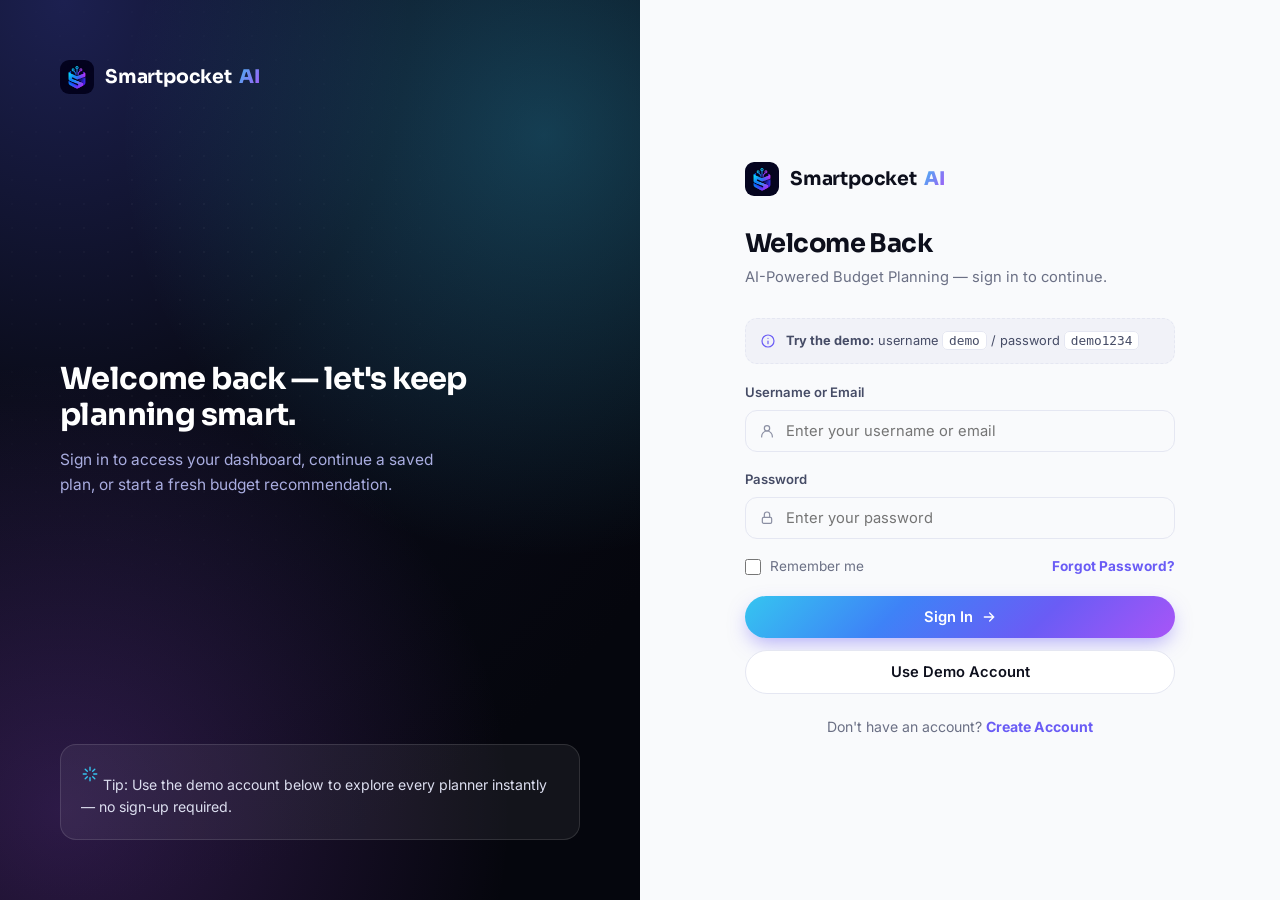
<file: SmartPocketAI - Code Files/SmartPocketAI - Code files/Frontend/history.html>
<!DOCTYPE html>
<html lang="en">
<head>
<meta charset="UTF-8">
<meta name="viewport" content="width=device-width, initial-scale=1.0">
<title>Recommendation History — Smartpocket AI</title>
<link rel="icon" type="image/png" sizes="32x32" href="assets/favicon/favicon-32x32.png">
<link rel="icon" type="image/png" sizes="16x16" href="assets/favicon/favicon-16x16.png">
<link rel="apple-touch-icon" sizes="180x180" href="assets/favicon/apple-touch-icon.png">
<link rel="shortcut icon" href="assets/favicon/favicon.ico">
<link rel="stylesheet" href="css/style.css">
</head>
<body>
<div class="app-shell">
  <aside class="sidebar" id="sidebar">
    <div class="brand on-dark"><img src="assets/logo-icon.png" alt="Smartpocket AI logo"><span class="wordmark">Smartpocket<span class="ai">&nbsp;AI</span></span></div>
    <a class="side-link" href="dashboard.html"><svg class="ic" viewBox="0 0 24 24" fill="none" stroke="currentColor" stroke-width="1.8" stroke-linecap="round"><path d="M3 13h8V3H3v10Zm10 8h8V11h-8v10ZM3 21h8v-6H3v6ZM13 3v6h8V3h-8Z"/></svg> Dashboard</a>
    <a class="side-link" href="home-planner.html"><svg class="ic" viewBox="0 0 24 24" fill="none" stroke="currentColor" stroke-width="1.8" stroke-linecap="round"><path d="M4 15v-3a2 2 0 0 1 2-2h12a2 2 0 0 1 2 2v3"/><path d="M2 15h20v3a2 2 0 0 1-2 2H4a2 2 0 0 1-2-2v-3Z"/><path d="M6 15V8a2 2 0 0 1 2-2h8a2 2 0 0 1 2 2v7"/></svg> Home Planner</a>
    <a class="side-link" href="party-planner.html"><svg class="ic" viewBox="0 0 24 24" fill="none" stroke="currentColor" stroke-width="1.8" stroke-linecap="round" stroke-linejoin="round"><path d="M12 2a5 5 0 0 1 5 5c0 3.5-2.5 6.5-4 8l-1 5-1-5c-1.5-1.5-4-4.5-4-8a5 5 0 0 1 5-5Z"/><path d="M12 15v1"/></svg> Party Planner</a>
    <a class="side-link" href="jewelry-planner.html"><svg class="ic" viewBox="0 0 24 24" fill="none" stroke="currentColor" stroke-width="1.8" stroke-linecap="round" stroke-linejoin="round"><path d="M6 3h12l4 6-10 12L2 9Z"/><path d="M11 3 8 9l4 12 4-12-3-6"/><path d="M2 9h20"/></svg> Jewelry Planner</a>
    <div class="side-divider"></div>
    <a class="side-link active" href="history.html"><svg class="ic" viewBox="0 0 24 24" fill="none" stroke="currentColor" stroke-width="1.8" stroke-linecap="round"><path d="M3 12a9 9 0 1 0 3-6.7L3 8"/><path d="M3 3v5h5"/><path d="M12 7v5l3 3"/></svg> History</a>
    <a class="side-link" href="#" id="logoutLink"><svg class="ic" viewBox="0 0 24 24" fill="none" stroke="currentColor" stroke-width="1.8" stroke-linecap="round"><path d="M9 21H5a2 2 0 0 1-2-2V5a2 2 0 0 1 2-2h4"/><path d="M16 17l5-5-5-5"/><path d="M21 12H9"/></svg> Logout</a>
    <div class="side-footer">
      <svg class="ic" viewBox="0 0 24 24" fill="none" stroke="currentColor" stroke-width="1.8" stroke-linecap="round"><path d="M3 12a9 9 0 1 0 3-6.7L3 8"/><path d="M3 3v5h5"/><path d="M12 7v5l3 3"/></svg>
      <span>A log of your past recommendation queries and results — review or reuse anytime.</span>
    </div>
  </aside>

  <div class="main-area">
    <div class="topbar">
      <div><h1>Recommendation History</h1><div class="sub">Review, reuse, or clear your past AI recommendations</div></div>
      <button class="hamburger" id="hamburger"><svg class="ic" viewBox="0 0 24 24" fill="none" stroke="currentColor" stroke-width="1.8" stroke-linecap="round"><path d="M4 6h16M4 12h16M4 18h16"/></svg></button>
    </div>

    <div class="page-pad">
      <div class="section-card">
        <div class="head">
          <h2 id="countLabel">All Plans</h2>
          <div style="display:flex;gap:10px;">
            <select id="filterType" style="padding:9px 14px;border:1.5px solid var(--border);border-radius:10px;background:var(--surface-50);">
              <option value="all">All Types</option>
              <option value="home">Home Budget</option>
              <option value="party">Party Budget</option>
              <option value="jewelry">Jewelry Budget</option>
            </select>
            <button class="btn btn-danger btn-sm" id="clearAllBtn">Clear All</button>
          </div>
        </div>
        <div id="historyList"></div>
      </div>

      <div class="section-card hidden" id="detailCard">
        <div class="head"><h2 id="detailTitle">Plan Details</h2><button class="btn btn-outline btn-sm" id="closeDetail">Close</button></div>
        <div id="detailBody"></div>
      </div>
    </div>
  </div>
</div>

<script src="js/app.js"></script>
<script src="js/icons.js"></script>
<script>
  PS.requireAuth();
  PS.markActiveNav();
  PS.initSidebarToggle();
  document.getElementById("logoutLink").addEventListener("click", (e) => { e.preventDefault(); PS.logout(); });

  const GRADS = { home: "linear-gradient(135deg,var(--blue),var(--indigo))", party: "linear-gradient(135deg,var(--purple),#ec4899)", jewelry: "linear-gradient(135deg,var(--cyan),var(--blue))" };
  const TYPE_ICON = { home: "sofa", party: "party", jewelry: "gem" };
  const TYPE_LABEL = { home: "Home Budget Plan", party: "Party Budget Plan", jewelry: "Jewelry Budget Plan" };
  const PLANNER_PAGE = { home: "home-planner.html", party: "party-planner.html", jewelry: "jewelry-planner.html" };

  let history = [];
  const listEl = document.getElementById("historyList");
  const countLabel = document.getElementById("countLabel");
  const filterSel = document.getElementById("filterType");

  function activityContext(h) {
    if (h.type === "party") return ` for ${h.input.guests} guests`;
    if (h.type === "jewelry") return ` for ${h.input.occasion}`;
    return "";
  }

  function render() {
    const filter = filterSel.value;
    const filtered = filter === "all" ? history : history.filter(h => h.type === filter);
    countLabel.textContent = `${filtered.length} Plan${filtered.length !== 1 ? "s" : ""}`;

    if (!filtered.length) {
      listEl.innerHTML = `<div class="empty-state">${Icon("clipboard","ic",38)}<p>No plans found. Head to a planner to create your first AI recommendation.</p></div>`;
      return;
    }
    listEl.innerHTML = filtered.map(h => `
      <div class="history-item">
        <div class="history-icon" style="background:${GRADS[h.type]}">${Icon(TYPE_ICON[h.type])}</div>
        <div class="history-body">
          <h4>${TYPE_LABEL[h.type]}</h4>
          <span>Budget: ${PS.fmtINR(h.result.total_budget)}${activityContext(h)} — Created on ${PS.fmtDate(h.createdAt)}</span>
        </div>
        <span class="badge badge-${h.type}">${h.type}</span>
        <div class="history-actions">
          <button class="btn btn-outline btn-sm" onclick="viewDetail('${h.id}')">View</button>
          <button class="btn btn-primary btn-sm" onclick="reuseItem('${h.id}')">Reuse</button>
          <button class="btn btn-danger btn-sm" onclick="removeItem('${h.id}')">Delete</button>
        </div>
      </div>
    `).join("");
  }

  function viewDetail(id) {
    const h = history.find(x => String(x.id) === String(id));
    if (!h) return;
    document.getElementById("detailCard").classList.remove("hidden");
    document.getElementById("detailTitle").textContent = TYPE_LABEL[h.type];
    const r = h.result;
    let body = `
      <div class="budget-summary">
        <div class="item"><strong>${PS.fmtINR(r.total_budget)}</strong><span>Total Budget</span></div>
        <div class="item"><strong>${PS.fmtINR(r.spent)}</strong><span>Allocated</span></div>
        <div class="item"><strong>${PS.fmtINR(r.remaining_budget)}</strong><span>Remaining Budget</span></div>
      </div>
    `;
    if (r.outfit_analysis) {
      body += `
        <div class="outfit-analysis">
          <img src="${r.outfit_image}" alt="Outfit">
          <div>
            <h5 style="margin-bottom:6px;">AI Outfit Analysis</h5>
            <div class="tags">
              <span class="tag-pill">Colors: ${r.outfit_analysis.colors.join(", ")}</span>
              <span class="tag-pill">Style: ${r.outfit_analysis.style}</span>
              <span class="tag-pill">Formality: ${r.outfit_analysis.formality}</span>
            </div>
          </div>
        </div>
      `;
    }
    r.budget_breakdown.forEach(cat => {
      body += `
        <div class="category-block">
          <div class="category-head" onclick="this.classList.toggle('open');this.nextElementSibling.classList.toggle('hidden')">
            <div class="left"><div class="tag">${Icon(cat.icon, "ic")}</div><h4>${cat.label}</h4></div>
            <div class="pct">Allocation: ${PS.fmtINR(cat.allocation)}<small>${PS.fmtINR(cat.total_cost)} used · ${cat.percentage_of_budget}%</small>${Icon("chevronDown","chev")}</div>
          </div>
          <div class="category-items">
            ${cat.items.map(it => `
              <div class="item-row">
                <div class="info">
                  <h5>${it.name}</h5>
                  <p>${it.description}</p>
                  <div class="links">${it.shopping_links.map(l => `<a class="link-chip" href="${l.url}" target="_blank" rel="noopener">${l.label}</a>`).join("")}</div>
                </div>
                <div class="price"><strong>${PS.fmtINR(it.estimated_price)}</strong><span>est. price</span></div>
              </div>
            `).join("")}
          </div>
        </div>
      `;
    });
    body += `<div class="suggestion-banner">${Icon("sparkle")} <div>${r.additional_suggestions.join(" ")}</div></div>`;
    document.getElementById("detailBody").innerHTML = body;
    document.getElementById("detailCard").scrollIntoView({ behavior: "smooth" });
  }

  function reuseItem(id) {
    const h = history.find(x => String(x.id) === String(id));
    if (!h) return;
    PS.stashReuse(h);
    window.location.href = PLANNER_PAGE[h.type];
  }

  async function removeItem(id) {
    try {
      await PS.deleteHistory(id);
      history = await PS.getHistory();
      render();
      document.getElementById("detailCard").classList.add("hidden");
      PS.toast("Plan deleted.", "success");
    } catch (error) { PS.toast(error.message, "error"); }
  }

  document.getElementById("closeDetail").addEventListener("click", () => document.getElementById("detailCard").classList.add("hidden"));
  document.getElementById("clearAllBtn").addEventListener("click", async () => {
    if (!history.length) { PS.toast("Nothing to clear."); return; }
    if (confirm("Clear all saved plans? This cannot be undone.")) {
      try {
        await PS.clearAllHistory();
        history = await PS.getHistory();
        render();
        document.getElementById("detailCard").classList.add("hidden");
        PS.toast("All plans cleared.", "success");
      } catch (error) { PS.toast(error.message, "error"); }
    }
  });
  filterSel.addEventListener("change", render);

  window.viewDetail = viewDetail;
  window.removeItem = removeItem;
  window.reuseItem = reuseItem;
  (async () => {
    try { history = await PS.getHistory(); }
    catch (error) { PS.toast(error.message, "error"); }
    render();
  })();
</script>
</body>
</html>
</file>
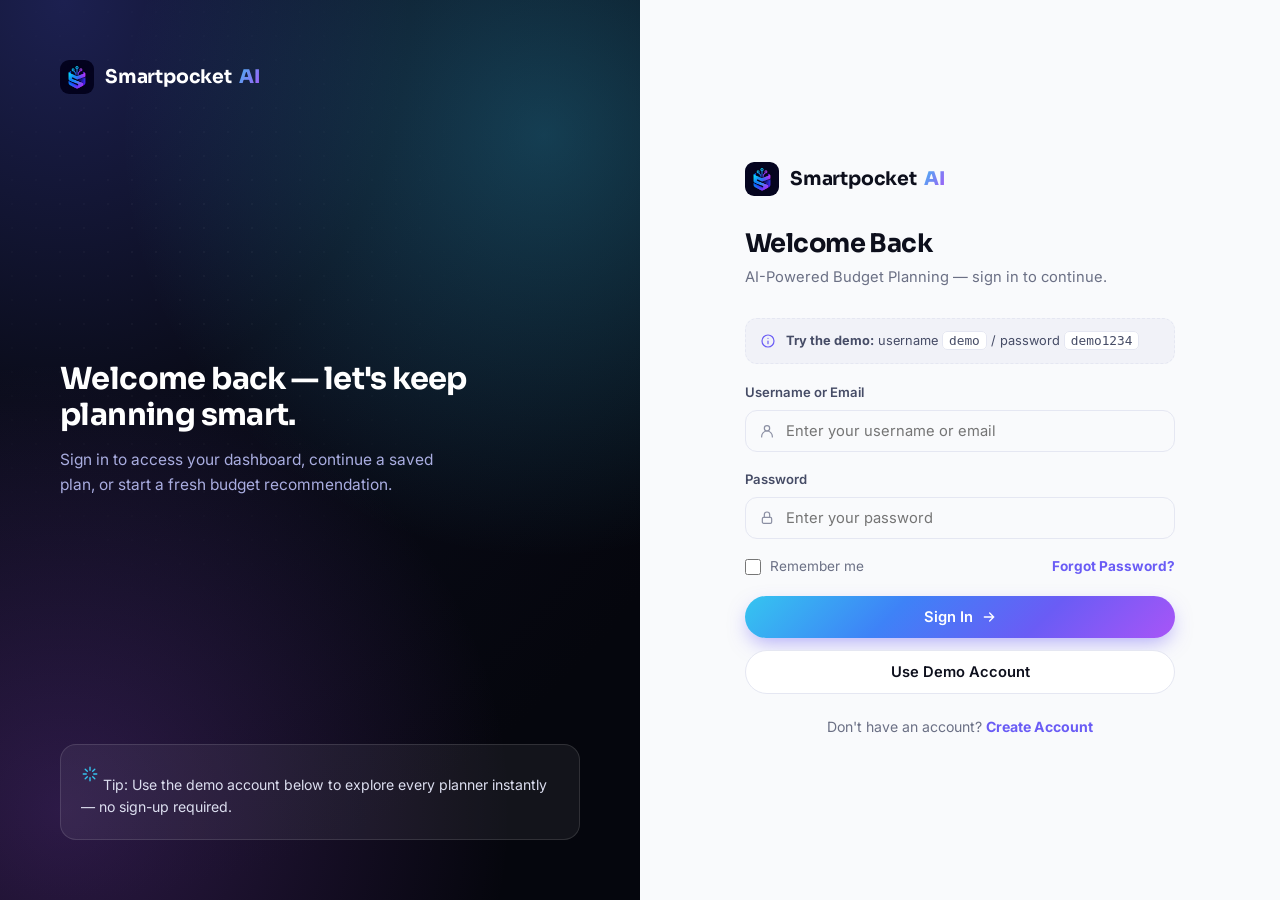
<file: SmartPocketAI - Code Files/SmartPocketAI - Code files/Frontend/home-planner.html>
<!DOCTYPE html>
<html lang="en">
<head>
<meta charset="UTF-8">
<meta name="viewport" content="width=device-width, initial-scale=1.0">
<title>Home Interior Budget Planner — Smartpocket AI</title>
<link rel="icon" type="image/png" sizes="32x32" href="assets/favicon/favicon-32x32.png">
<link rel="icon" type="image/png" sizes="16x16" href="assets/favicon/favicon-16x16.png">
<link rel="apple-touch-icon" sizes="180x180" href="assets/favicon/apple-touch-icon.png">
<link rel="shortcut icon" href="assets/favicon/favicon.ico">
<link rel="stylesheet" href="css/style.css">
</head>
<body>
<div class="app-shell">
  <aside class="sidebar" id="sidebar">
    <div class="brand on-dark"><img src="assets/logo-icon.png" alt="Smartpocket AI logo"><span class="wordmark">Smartpocket<span class="ai">&nbsp;AI</span></span></div>
    <a class="side-link" href="dashboard.html"><svg class="ic" viewBox="0 0 24 24" fill="none" stroke="currentColor" stroke-width="1.8" stroke-linecap="round"><path d="M3 13h8V3H3v10Zm10 8h8V11h-8v10ZM3 21h8v-6H3v6ZM13 3v6h8V3h-8Z"/></svg> Dashboard</a>
    <a class="side-link active" href="home-planner.html"><svg class="ic" viewBox="0 0 24 24" fill="none" stroke="currentColor" stroke-width="1.8" stroke-linecap="round"><path d="M4 15v-3a2 2 0 0 1 2-2h12a2 2 0 0 1 2 2v3"/><path d="M2 15h20v3a2 2 0 0 1-2 2H4a2 2 0 0 1-2-2v-3Z"/><path d="M6 15V8a2 2 0 0 1 2-2h8a2 2 0 0 1 2 2v7"/></svg> Home Planner</a>
    <a class="side-link" href="party-planner.html"><svg class="ic" viewBox="0 0 24 24" fill="none" stroke="currentColor" stroke-width="1.8" stroke-linecap="round" stroke-linejoin="round"><path d="M12 2a5 5 0 0 1 5 5c0 3.5-2.5 6.5-4 8l-1 5-1-5c-1.5-1.5-4-4.5-4-8a5 5 0 0 1 5-5Z"/><path d="M12 15v1"/></svg> Party Planner</a>
    <a class="side-link" href="jewelry-planner.html"><svg class="ic" viewBox="0 0 24 24" fill="none" stroke="currentColor" stroke-width="1.8" stroke-linecap="round" stroke-linejoin="round"><path d="M6 3h12l4 6-10 12L2 9Z"/><path d="M11 3 8 9l4 12 4-12-3-6"/><path d="M2 9h20"/></svg> Jewelry Planner</a>
    <div class="side-divider"></div>
    <a class="side-link" href="history.html"><svg class="ic" viewBox="0 0 24 24" fill="none" stroke="currentColor" stroke-width="1.8" stroke-linecap="round"><path d="M3 12a9 9 0 1 0 3-6.7L3 8"/><path d="M3 3v5h5"/><path d="M12 7v5l3 3"/></svg> History</a>
    <a class="side-link" href="#" id="logoutLink"><svg class="ic" viewBox="0 0 24 24" fill="none" stroke="currentColor" stroke-width="1.8" stroke-linecap="round"><path d="M9 21H5a2 2 0 0 1-2-2V5a2 2 0 0 1 2-2h4"/><path d="M16 17l5-5-5-5"/><path d="M21 12H9"/></svg> Logout</a>
    <div class="side-footer">
      <svg class="ic" viewBox="0 0 24 24" fill="none" stroke="currentColor" stroke-width="1.8" stroke-linecap="round"><path d="M12 3v4M12 17v4M3 12h4M17 12h4"/><path d="m5.6 5.6 2.8 2.8M15.6 15.6l2.8 2.8M18.4 5.6l-2.8 2.8M8.4 15.6l-2.8 2.8"/></svg>
      <span>Tip: Add all the rooms you're furnishing for a more balanced AI budget split.</span>
    </div>
  </aside>

  <div class="main-area">
    <div class="topbar">
      <div><h1>Home Interior Budget Planner</h1><div class="sub">Create a customized budget plan for your dream home interior</div></div>
      <button class="hamburger" id="hamburger"><svg class="ic" viewBox="0 0 24 24" fill="none" stroke="currentColor" stroke-width="1.8" stroke-linecap="round"><path d="M4 6h16M4 12h16M4 18h16"/></svg></button>
    </div>

    <div class="page-pad">
      <div class="section-card">
        <div class="head"><h2>Budget Details</h2></div>
        <form id="homeForm">
          <div class="form-grid">
            <div class="field full">
              <label for="budget">Total Budget (₹)</label>
              <input type="number" id="budget" min="500" placeholder="e.g. 150000" required>
            </div>
          </div>

          <label style="font-weight:700;font-size:0.88rem;display:block;margin:20px 0 12px;">Fixtures &amp; Furniture</label>
          <div class="form-grid">
            <div class="field">
              <label for="lights">Number of Lights/Fixtures</label>
              <input type="number" id="lights" min="0" value="4">
            </div>
            <div class="field">
              <label for="fans">Number of Ceiling Fans</label>
              <input type="number" id="fans" min="0" value="4">
            </div>
            <div class="field">
              <label for="furniture">Number of Furniture Pieces</label>
              <input type="number" id="furniture" min="0" value="3">
            </div>
            <div class="field">
              <label for="diningTables">Number of Dining Tables</label>
              <input type="number" id="diningTables" min="0" value="1">
            </div>
          </div>

          <label style="font-weight:700;font-size:0.88rem;display:block;margin:20px 0 12px;">Rooms to Include</label>
          <div class="room-grid">
            <div class="room-item"><label><input type="checkbox" id="hasLiving" checked> Living Room</label></div>
            <div class="room-item"><label><input type="checkbox" id="hasKitchen"> Kitchen</label></div>
            <div class="room-item"><label><input type="checkbox" id="hasBedroom" checked> Bedroom</label></div>
          </div>

          <label style="font-weight:700;font-size:0.88rem;display:block;margin:22px 0 12px;">Additional Information</label>
          <div class="field full">
            <label for="additional">Special Requirements or Preferences</label>
            <textarea id="additional" rows="3" placeholder="Any specific requirements or preferences...."></textarea>
          </div>

          <button type="submit" class="btn btn-primary" style="margin-top:8px;">Generate Recommendations</button>
        </form>
      </div>

      <div class="results-wrap hidden" id="results"></div>
    </div>
  </div>
</div>

<script src="js/app.js"></script>
<script src="js/icons.js"></script>
<script src="js/recommend.js"></script>
<script>
  PS.requireAuth();
  PS.markActiveNav();
  PS.initSidebarToggle();
  document.getElementById("logoutLink").addEventListener("click", (e) => { e.preventDefault(); PS.logout(); });

  // Reuse a past plan's inputs if navigated here from History
  (function prefillFromReuse() {
    const reuse = PS.popReuse();
    if (!reuse || reuse.type !== "home") return;
    const i = reuse.input;
    document.getElementById("budget").value = i.totalBudget;
    document.getElementById("lights").value = i.lights;
    document.getElementById("fans").value = i.fans;
    document.getElementById("furniture").value = i.furniture;
    document.getElementById("diningTables").value = i.diningTables;
    document.getElementById("hasLiving").checked = !!i.rooms.living;
    document.getElementById("hasKitchen").checked = !!i.rooms.kitchen;
    document.getElementById("hasBedroom").checked = !!i.rooms.bedroom;
    document.getElementById("additional").value = i.additional || "";
    PS.toast("Previous plan loaded — adjust and regenerate anytime.");
  })();

  document.getElementById("homeForm").addEventListener("submit", async (e) => {
    e.preventDefault();
    const budget = parseFloat(document.getElementById("budget").value);
    if (!budget || budget < 500) { PS.toast("Please enter a valid budget (minimum ₹500).", "error"); return; }

    const input = {
      totalBudget: budget,
      rooms: {
        living: document.getElementById("hasLiving").checked,
        kitchen: document.getElementById("hasKitchen").checked,
        bedroom: document.getElementById("hasBedroom").checked
      },
      lights: parseInt(document.getElementById("lights").value) || 0,
      fans: parseInt(document.getElementById("fans").value) || 0,
      furniture: parseInt(document.getElementById("furniture").value) || 0,
      diningTables: parseInt(document.getElementById("diningTables").value) || 0,
      additional: document.getElementById("additional").value.trim()
    };

    const btn = e.target.querySelector('[type="submit"]');
    const btnText = btn ? btn.innerHTML : "";
    if (btn) { btn.disabled = true; btn.textContent = "Generating…"; }
    let result;
    try {
      result = await PSRecommend.generateHomeRecommendations(input);
    } catch (error) {
      PS.toast(error.message, "error");
      if (btn) { btn.disabled = false; btn.innerHTML = btnText; }
      return;
    }
    renderResults(result);
    try {
      await PS.saveHistory({ type: "home", title: `Home Budget Plan · ₹${budget.toLocaleString("en-IN")}`, input, result });
      PS.toast("Recommendations generated and saved to your history!", "success");
    } catch (error) {
      PS.toast("Plan generated, but saving to history failed: " + error.message, "error");
    } finally {
      if (btn) { btn.disabled = false; btn.innerHTML = btnText; }
    }
  });

  function renderResults(result) {
    const wrap = document.getElementById("results");
    wrap.classList.remove("hidden");
    const pct = Math.min(100, Math.round((result.spent / result.total_budget) * 100));

    let html = `
      <div class="section-card">
        <div class="head"><h2>Your Personalized Budget Plan</h2></div>
        <div class="budget-summary">
          <div class="item"><strong>${PS.fmtINR(result.total_budget)}</strong><span>Total Budget</span></div>
          <div class="item"><strong>${PS.fmtINR(result.spent)}</strong><span>Allocated</span></div>
          <div class="item"><strong>${PS.fmtINR(result.remaining_budget)}</strong><span>Remaining Budget</span></div>
          <div class="item" style="min-width:200px;"><span>Budget Used</span><div class="progress-bar"><span style="width:${pct}%"></span></div></div>
        </div>
    `;

    result.budget_breakdown.forEach((cat) => {
      html += `
        <div class="category-block">
          <div class="category-head" onclick="this.classList.toggle('open');this.nextElementSibling.classList.toggle('hidden')">
            <div class="left"><div class="tag">${Icon(cat.icon, "ic")}</div><h4>${cat.label}</h4></div>
            <div class="pct">Allocation: ${PS.fmtINR(cat.allocation)}<small>${PS.fmtINR(cat.total_cost)} used · ${cat.percentage_of_budget}%</small>${Icon("chevronDown","chev")}</div>
          </div>
          <div class="category-items">
            ${cat.items.map(it => `
              <div class="item-row">
                <div class="info">
                  <h5>${it.name}</h5>
                  <p>${it.description}</p>
                  <div class="links">${it.shopping_links.map(l => `<a class="link-chip" href="${l.url}" target="_blank" rel="noopener">${l.label}</a>`).join("")}</div>
                </div>
                <div class="price"><strong>${PS.fmtINR(it.estimated_price)}</strong><span>Qty ${it.quantity}</span></div>
              </div>
            `).join("")}
          </div>
        </div>
      `;
    });

    html += `
        <div class="suggestion-banner">${Icon("sparkle")} <div>${result.additional_suggestions.join(" ")}</div></div>
      </div>
    `;
    wrap.innerHTML = html;
    wrap.scrollIntoView({ behavior: "smooth", block: "start" });
  }
</script>
</body>
</html>
</file>
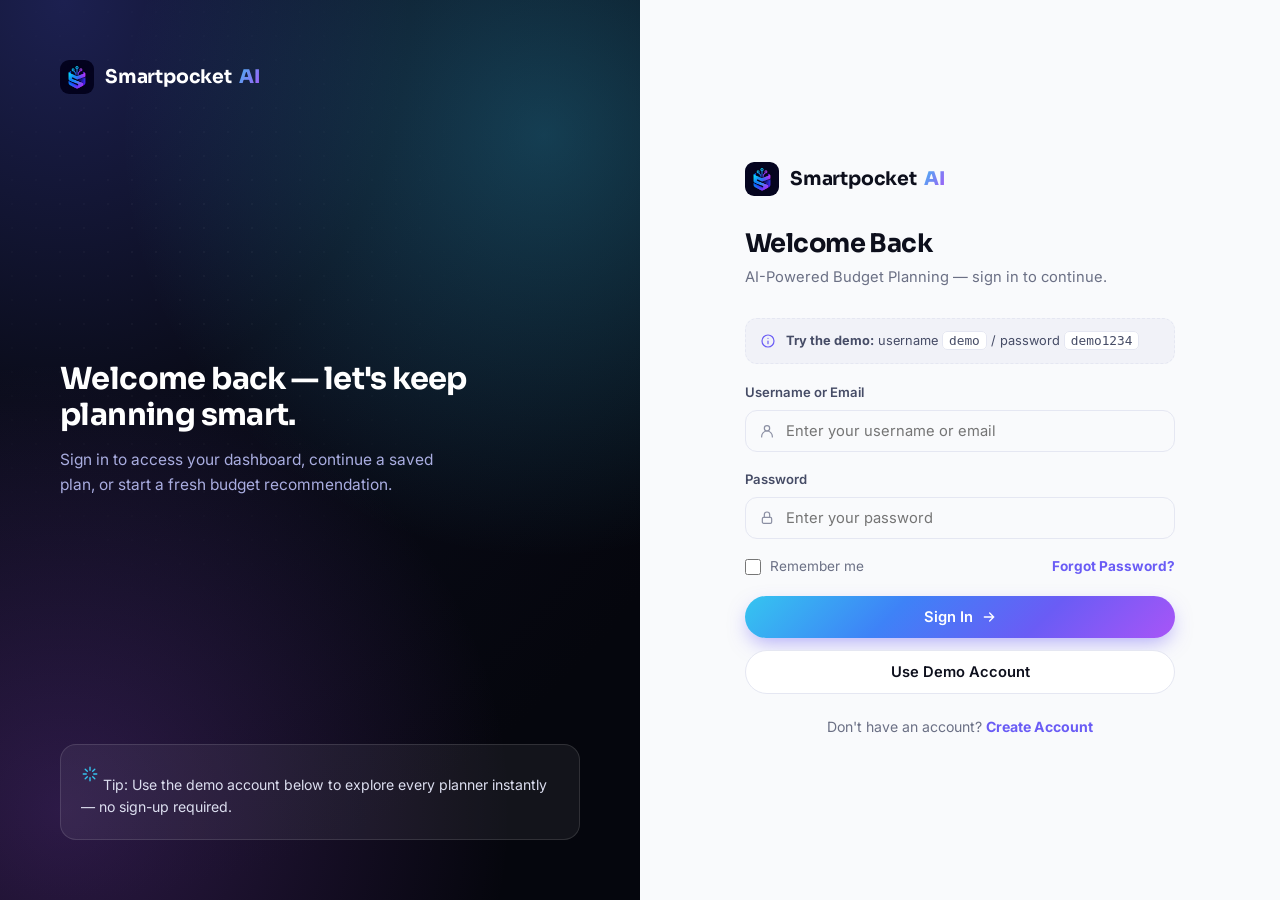
<file: SmartPocketAI - Code Files/SmartPocketAI - Code files/Frontend/jewelry-planner.html>
<!DOCTYPE html>
<html lang="en">
<head>
<meta charset="UTF-8">
<meta name="viewport" content="width=device-width, initial-scale=1.0">
<title>Jewelry Budget Planner — Smartpocket AI</title>
<link rel="icon" type="image/png" sizes="32x32" href="assets/favicon/favicon-32x32.png">
<link rel="icon" type="image/png" sizes="16x16" href="assets/favicon/favicon-16x16.png">
<link rel="apple-touch-icon" sizes="180x180" href="assets/favicon/apple-touch-icon.png">
<link rel="shortcut icon" href="assets/favicon/favicon.ico">
<link rel="stylesheet" href="css/style.css">
</head>
<body>
<div class="app-shell">
  <aside class="sidebar" id="sidebar">
    <div class="brand on-dark"><img src="assets/logo-icon.png" alt="Smartpocket AI logo"><span class="wordmark">Smartpocket<span class="ai">&nbsp;AI</span></span></div>
    <a class="side-link" href="dashboard.html"><svg class="ic" viewBox="0 0 24 24" fill="none" stroke="currentColor" stroke-width="1.8" stroke-linecap="round"><path d="M3 13h8V3H3v10Zm10 8h8V11h-8v10ZM3 21h8v-6H3v6ZM13 3v6h8V3h-8Z"/></svg> Dashboard</a>
    <a class="side-link" href="home-planner.html"><svg class="ic" viewBox="0 0 24 24" fill="none" stroke="currentColor" stroke-width="1.8" stroke-linecap="round"><path d="M4 15v-3a2 2 0 0 1 2-2h12a2 2 0 0 1 2 2v3"/><path d="M2 15h20v3a2 2 0 0 1-2 2H4a2 2 0 0 1-2-2v-3Z"/><path d="M6 15V8a2 2 0 0 1 2-2h8a2 2 0 0 1 2 2v7"/></svg> Home Planner</a>
    <a class="side-link" href="party-planner.html"><svg class="ic" viewBox="0 0 24 24" fill="none" stroke="currentColor" stroke-width="1.8" stroke-linecap="round" stroke-linejoin="round"><path d="M12 2a5 5 0 0 1 5 5c0 3.5-2.5 6.5-4 8l-1 5-1-5c-1.5-1.5-4-4.5-4-8a5 5 0 0 1 5-5Z"/><path d="M12 15v1"/></svg> Party Planner</a>
    <a class="side-link active" href="jewelry-planner.html"><svg class="ic" viewBox="0 0 24 24" fill="none" stroke="currentColor" stroke-width="1.8" stroke-linecap="round" stroke-linejoin="round"><path d="M6 3h12l4 6-10 12L2 9Z"/><path d="M11 3 8 9l4 12 4-12-3-6"/><path d="M2 9h20"/></svg> Jewelry Planner</a>
    <div class="side-divider"></div>
    <a class="side-link" href="history.html"><svg class="ic" viewBox="0 0 24 24" fill="none" stroke="currentColor" stroke-width="1.8" stroke-linecap="round"><path d="M3 12a9 9 0 1 0 3-6.7L3 8"/><path d="M3 3v5h5"/><path d="M12 7v5l3 3"/></svg> History</a>
    <a class="side-link" href="#" id="logoutLink"><svg class="ic" viewBox="0 0 24 24" fill="none" stroke="currentColor" stroke-width="1.8" stroke-linecap="round"><path d="M9 21H5a2 2 0 0 1-2-2V5a2 2 0 0 1 2-2h4"/><path d="M16 17l5-5-5-5"/><path d="M21 12H9"/></svg> Logout</a>
    <div class="side-footer">
      <svg class="ic" viewBox="0 0 24 24" fill="none" stroke="currentColor" stroke-width="1.8" stroke-linecap="round"><path d="M4 8a2 2 0 0 1 2-2h1.5l1-1.5h6l1 1.5H18a2 2 0 0 1 2 2v10a2 2 0 0 1-2 2H6a2 2 0 0 1-2-2V8Z"/><circle cx="12" cy="13" r="3.5"/></svg>
      <span>Tip: Upload an outfit photo for color-coordinated AI matching.</span>
    </div>
  </aside>

  <div class="main-area">
    <div class="topbar">
      <div><h1>Jewelry Budget Planner</h1><div class="sub">Provides jewelry recommendations aligned with occasion and outfit style</div></div>
      <button class="hamburger" id="hamburger"><svg class="ic" viewBox="0 0 24 24" fill="none" stroke="currentColor" stroke-width="1.8" stroke-linecap="round"><path d="M4 6h16M4 12h16M4 18h16"/></svg></button>
    </div>

    <div class="page-pad">
      <div class="section-card">
        <div class="head"><h2>Occasion &amp; Budget</h2></div>
        <form id="jewelryForm">
          <div class="form-grid">
            <div class="field">
              <label for="budget">Total Budget (₹)</label>
              <input type="number" id="budget" min="200" placeholder="e.g. 40000" required>
            </div>
            <div class="field">
              <label for="occasion">Occasion</label>
              <select id="occasion">
                <option value="Wedding">Wedding</option>
                <option value="Engagement">Engagement</option>
                <option value="Festive Celebration">Festive Celebration</option>
                <option value="Anniversary">Anniversary</option>
                <option value="Casual Everyday">Casual Everyday</option>
                <option value="Office / Formal Event">Office / Formal Event</option>
              </select>
            </div>
            <div class="field full">
              <label for="style">Style Preference</label>
              <select id="style">
                <option value="Diamond">Diamond &amp; Sparkle</option>
                <option value="Gold-Tone">Traditional Gold-Tone</option>
                <option value="Kundan">Kundan / Ethnic</option>
                <option value="Statement">Bold Statement</option>
                <option value="Solitaire">Minimal / Solitaire</option>
              </select>
            </div>
          </div>

          <label style="font-weight:700;font-size:0.88rem;display:block;margin:22px 0 12px;">Upload Outfit Photo (optional)</label>
          <div class="upload-box" id="uploadBox">
            <svg class="ic" viewBox="0 0 24 24" fill="none" stroke="currentColor" stroke-width="1.8" stroke-linecap="round"><path d="M4 8a2 2 0 0 1 2-2h1.5l1-1.5h6l1 1.5H18a2 2 0 0 1 2 2v10a2 2 0 0 1-2 2H6a2 2 0 0 1-2-2V8Z"/><circle cx="12" cy="13" r="3.5"/></svg>
            <p style="font-weight:600;font-size:0.9rem;">Click to upload an image of your outfit</p>
            <p style="font-size:0.78rem;color:var(--ink-500);margin-top:4px;">The AI will analyze color, style &amp; formality to recommend complementary jewelry</p>
            <input type="file" id="outfitImage" accept="image/*" style="display:none;">
          </div>
          <img id="outfitPreview" class="upload-preview hidden" alt="Outfit preview">

          <button type="submit" class="btn btn-primary" style="margin-top:22px;">Generate Recommendations</button>
        </form>
      </div>

      <div class="results-wrap hidden" id="results"></div>
    </div>
  </div>
</div>

<script src="js/app.js"></script>
<script src="js/icons.js"></script>
<script src="js/recommend.js"></script>
<script>
  PS.requireAuth();
  PS.markActiveNav();
  PS.initSidebarToggle();
  document.getElementById("logoutLink").addEventListener("click", (e) => { e.preventDefault(); PS.logout(); });

  let outfitImageData = null;
  const uploadBox = document.getElementById("uploadBox");
  const outfitInput = document.getElementById("outfitImage");
  const preview = document.getElementById("outfitPreview");
  uploadBox.addEventListener("click", () => outfitInput.click());
  outfitInput.addEventListener("change", () => {
    const file = outfitInput.files[0];
    if (!file) return;
    const reader = new FileReader();
    reader.onload = (e) => {
      outfitImageData = e.target.result;
      preview.src = outfitImageData;
      preview.classList.remove("hidden");
      PS.toast("Outfit photo uploaded!", "success");
    };
    reader.readAsDataURL(file);
  });

  (function prefillFromReuse() {
    const reuse = PS.popReuse();
    if (!reuse || reuse.type !== "jewelry") return;
    const i = reuse.input;
    document.getElementById("budget").value = i.totalBudget;
    document.getElementById("occasion").value = i.occasion;
    document.getElementById("style").value = i.style;
    PS.toast("Previous plan loaded — adjust and regenerate anytime.");
  })();

  document.getElementById("jewelryForm").addEventListener("submit", async (e) => {
    e.preventDefault();
    const budget = parseFloat(document.getElementById("budget").value);
    if (!budget || budget < 200) { PS.toast("Please enter a valid budget (minimum ₹200).", "error"); return; }

    const input = {
      totalBudget: budget,
      occasion: document.getElementById("occasion").value,
      style: document.getElementById("style").value,
      outfitImage: outfitImageData
    };

    const btn = e.target.querySelector('[type="submit"]');
    const btnText = btn ? btn.innerHTML : "";
    if (btn) { btn.disabled = true; btn.textContent = "Generating…"; }
    let result;
    try {
      result = await PSRecommend.generateJewelryRecommendations(input);
    } catch (error) {
      PS.toast(error.message, "error");
      if (btn) { btn.disabled = false; btn.innerHTML = btnText; }
      return;
    }
    renderResults(result);
    try {
      await PS.saveHistory({ type: "jewelry", title: `${input.occasion} Jewelry Plan · ₹${budget.toLocaleString("en-IN")}`, input, result });
      PS.toast("Recommendations generated and saved to your history!", "success");
    } catch (error) {
      PS.toast("Plan generated, but saving to history failed: " + error.message, "error");
    } finally {
      if (btn) { btn.disabled = false; btn.innerHTML = btnText; }
    }
  });

  function renderResults(result) {
    const wrap = document.getElementById("results");
    wrap.classList.remove("hidden");
    const pct = Math.min(100, Math.round((result.spent / result.total_budget) * 100));

    let html = `<div class="section-card"><div class="head"><h2>Your Personalized Jewelry Plan</h2></div>`;

    if (result.outfit_analysis) {
      html += `
        <div class="outfit-analysis">
          <img src="${result.outfit_image}" alt="Uploaded outfit">
          <div>
            <h5 style="margin-bottom:6px;">AI Outfit Analysis</h5>
            <div class="tags">
              <span class="tag-pill">Colors: ${result.outfit_analysis.colors.join(", ")}</span>
              <span class="tag-pill">Style: ${result.outfit_analysis.style}</span>
              <span class="tag-pill">Formality: ${result.outfit_analysis.formality}</span>
            </div>
          </div>
        </div>
      `;
    }

    html += `
        <div class="budget-summary">
          <div class="item"><strong>${PS.fmtINR(result.total_budget)}</strong><span>Total Budget</span></div>
          <div class="item"><strong>${result.occasion}</strong><span>Occasion</span></div>
          <div class="item"><strong>${PS.fmtINR(result.spent)}</strong><span>Allocated</span></div>
          <div class="item"><strong>${PS.fmtINR(result.remaining_budget)}</strong><span>Remaining Budget</span></div>
          <div class="item" style="min-width:180px;"><span>Budget Used</span><div class="progress-bar"><span style="width:${pct}%"></span></div></div>
        </div>
    `;

    result.budget_breakdown.forEach(cat => {
      html += `
        <div class="category-block">
          <div class="category-head" onclick="this.classList.toggle('open');this.nextElementSibling.classList.toggle('hidden')">
            <div class="left"><div class="tag">${Icon(cat.icon, "ic")}</div><h4>${cat.label}</h4></div>
            <div class="pct">Allocation: ${PS.fmtINR(cat.allocation)}<small>${PS.fmtINR(cat.total_cost)} used · ${cat.percentage_of_budget}%</small>${Icon("chevronDown","chev")}</div>
          </div>
          <div class="category-items">
            ${cat.items.map(it => `
              <div class="item-row">
                <div class="info">
                  <h5>${it.name}</h5>
                  <p>${it.description}</p>
                  <div class="links">${it.shopping_links.map(l => `<a class="link-chip" href="${l.url}" target="_blank" rel="noopener">${l.label}</a>`).join("")}</div>
                </div>
                <div class="price"><strong>${PS.fmtINR(it.estimated_price)}</strong><span>est. price</span></div>
              </div>
            `).join("")}
          </div>
        </div>
      `;
    });

    html += `<div class="suggestion-banner">${Icon("sparkle")} <div>${result.additional_suggestions.join(" ")}</div></div></div>`;
    wrap.innerHTML = html;
    wrap.scrollIntoView({ behavior: "smooth", block: "start" });
  }
</script>
</body>
</html>
</file>
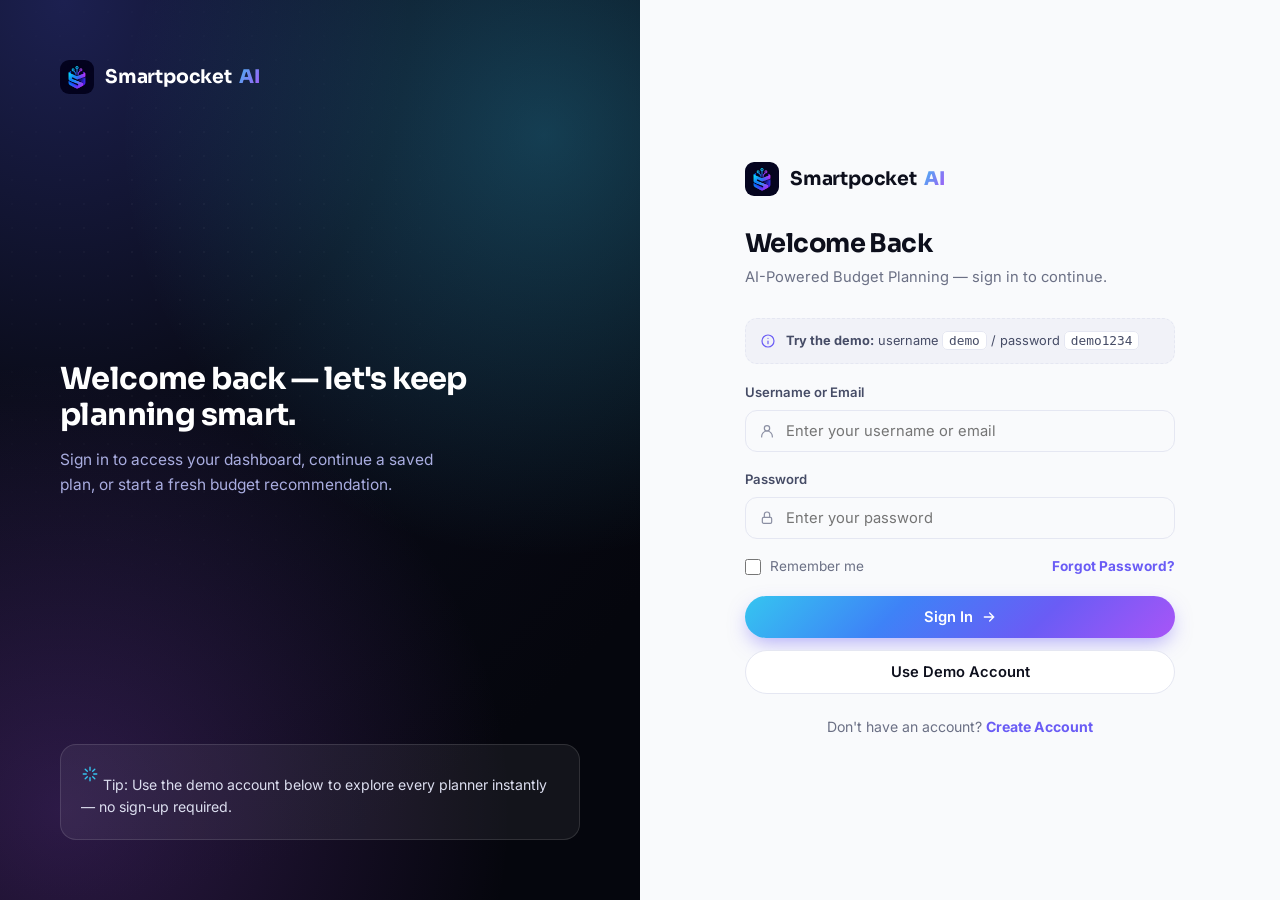
<file: SmartPocketAI - Code Files/SmartPocketAI - Code files/Frontend/login.html>
<!DOCTYPE html>
<html lang="en">
<head>
<meta charset="UTF-8">
<meta name="viewport" content="width=device-width, initial-scale=1.0">
<title>Welcome Back — Smartpocket AI</title>
<link rel="icon" type="image/png" sizes="32x32" href="assets/favicon/favicon-32x32.png">
<link rel="icon" type="image/png" sizes="16x16" href="assets/favicon/favicon-16x16.png">
<link rel="apple-touch-icon" sizes="180x180" href="assets/favicon/apple-touch-icon.png">
<link rel="shortcut icon" href="assets/favicon/favicon.ico">
<link rel="stylesheet" href="css/style.css">
</head>
<body>
<div class="auth-wrap">
  <div class="auth-side">
    <div class="brand on-dark"><img src="assets/logo-icon.png" alt="Smartpocket AI logo"><span class="wordmark">Smartpocket<span class="ai">&nbsp;AI</span></span></div>
    <div>
      <h2>Welcome back — let's keep planning smart.</h2>
      <p>Sign in to access your dashboard, continue a saved plan, or start a fresh budget recommendation.</p>
    </div>
    <div class="auth-quote">
      <svg class="ic" viewBox="0 0 24 24" fill="none" stroke="currentColor" stroke-width="1.8" stroke-linecap="round" stroke-linejoin="round" style="width:18px;height:18px;color:var(--cyan);margin-bottom:10px;"><path d="M12 3v4M12 17v4M3 12h4M17 12h4"/><path d="m5.6 5.6 2.8 2.8M15.6 15.6l2.8 2.8M18.4 5.6l-2.8 2.8M8.4 15.6l-2.8 2.8"/></svg>
      Tip: Use the demo account below to explore every planner instantly — no sign-up required.
    </div>
  </div>
  <div class="auth-main">
    <div class="auth-card">
      <div class="brand"><img src="assets/logo-icon.png" alt="Smartpocket AI logo"><span class="wordmark">Smartpocket<span class="ai">&nbsp;AI</span></span></div>
      <h1>Welcome Back</h1>
      <p class="sub">AI-Powered Budget Planning — sign in to continue.</p>

      <div class="demo-hint">
        <svg class="ic" viewBox="0 0 24 24" fill="none" stroke="currentColor" stroke-width="1.8" stroke-linecap="round"><circle cx="12" cy="12" r="9"/><path d="M12 16v-4M12 8h.01"/></svg>
        <span><strong>Try the demo:</strong> username <code>demo</code> / password <code>demo1234</code></span>
      </div>

      <form id="loginForm" novalidate>
        <div class="field" id="f-identifier">
          <label for="identifier">Username or Email</label>
          <div class="input-wrap">
            <svg class="ic" viewBox="0 0 24 24" fill="none" stroke="currentColor" stroke-width="1.8" stroke-linecap="round"><circle cx="12" cy="8" r="4"/><path d="M4 21v-1a8 8 0 0 1 16 0v1"/></svg>
            <input type="text" id="identifier" placeholder="Enter your username or email" autocomplete="username">
          </div>
          <div class="field-error">Please enter your username or email.</div>
        </div>
        <div class="field" id="f-password">
          <label for="password">Password</label>
          <div class="input-wrap">
            <svg class="ic" viewBox="0 0 24 24" fill="none" stroke="currentColor" stroke-width="1.8" stroke-linecap="round"><rect x="5" y="11" width="14" height="9" rx="2"/><path d="M8 11V7a4 4 0 0 1 8 0v4"/></svg>
            <input type="password" id="password" placeholder="Enter your password" autocomplete="current-password">
          </div>
          <div class="field-error">Please enter your password.</div>
        </div>
        <div class="checkbox-row" style="justify-content:space-between;display:flex;">
          <span style="display:flex;align-items:center;gap:9px;"><input type="checkbox" id="remember"><label for="remember">Remember me</label></span>
          <a href="#" style="font-size:0.85rem;font-weight:700;color:var(--indigo);" id="forgotLink">Forgot Password?</a>
        </div>
        <button type="submit" class="btn btn-primary btn-block">Sign In <svg class="ic" viewBox="0 0 24 24" fill="none" stroke="currentColor" stroke-width="2" stroke-linecap="round"><path d="M5 12h14M13 6l6 6-6 6"/></svg></button>
        <button type="button" class="btn btn-outline btn-block" id="demoBtn" style="margin-top:12px;">Use Demo Account</button>
      </form>

      <p class="auth-foot">Don't have an account? <a href="register.html">Create Account</a></p>
    </div>
  </div>
</div>

<script src="js/app.js"></script>
<script>
  const form = document.getElementById("loginForm");
  const fields = { identifier: document.getElementById("f-identifier"), password: document.getElementById("f-password") };

  async function doLogin(identifier, password) {
    let valid = true;
    fields.identifier.classList.toggle("invalid", identifier.length === 0); if (identifier.length === 0) valid = false;
    fields.password.classList.toggle("invalid", password.length === 0); if (password.length === 0) valid = false;
    if (!valid) { PS.toast("Please fix the highlighted fields.", "error"); return; }

    const result = await PS.login(identifier, password);
    if (!result.ok) { PS.toast(result.message, "error"); return; }
    PS.toast("Welcome back! Redirecting…", "success");
    setTimeout(() => window.location.href = "dashboard.html", 700);
  }

  form.addEventListener("submit", async (e) => {
    e.preventDefault();
    await doLogin(document.getElementById("identifier").value.trim(), document.getElementById("password").value);
  });

  document.getElementById("demoBtn").addEventListener("click", async () => {
    document.getElementById("identifier").value = "demo";
    document.getElementById("password").value = "demo1234";
    await doLogin("demo", "demo1234");
  });

  document.getElementById("forgotLink").addEventListener("click", (e) => {
    e.preventDefault();
    PS.toast("Password reset isn't wired up in this demo — try the demo account instead!");
  });
</script>
</body>
</html>
</file>
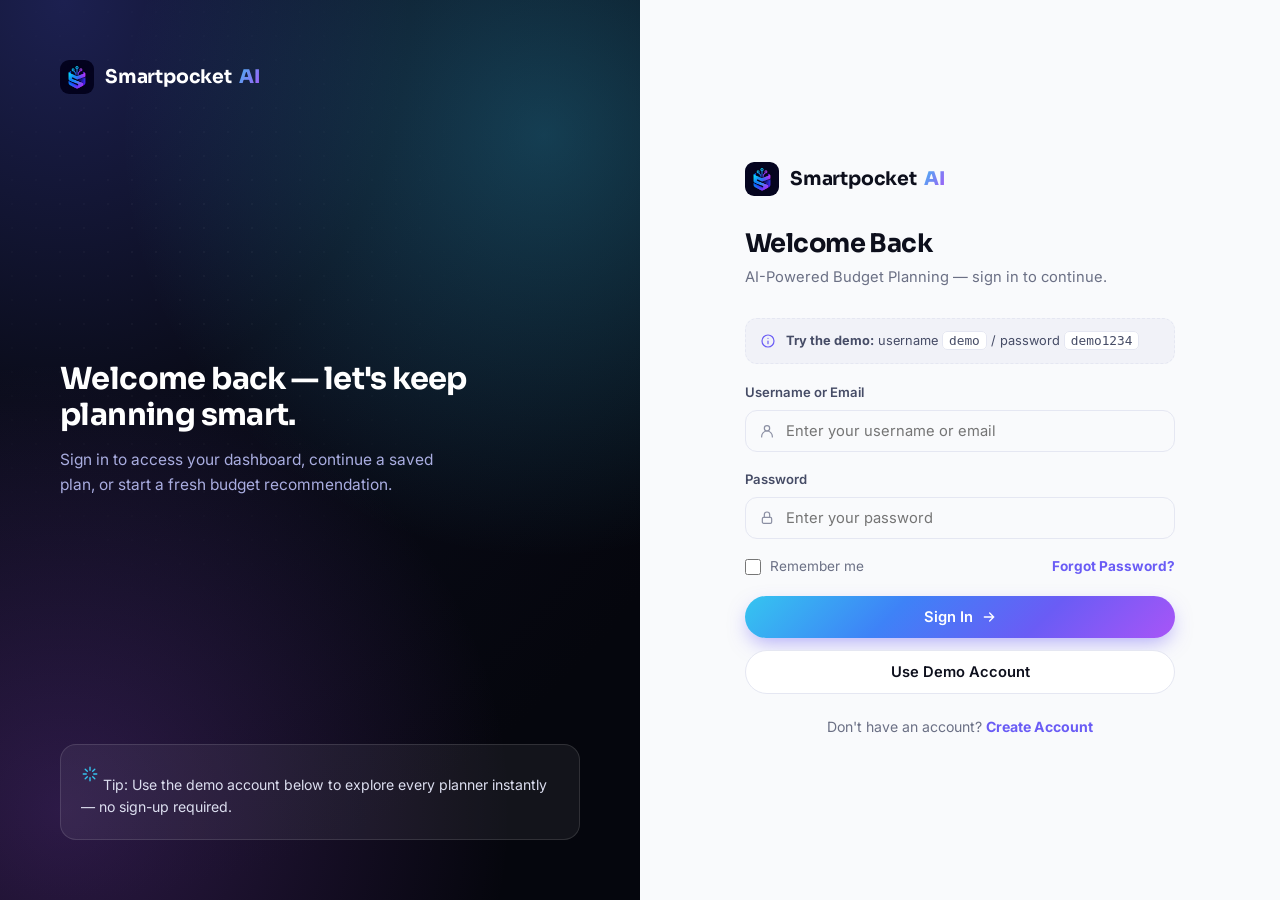
<file: SmartPocketAI - Code Files/SmartPocketAI - Code files/Frontend/party-planner.html>
<!DOCTYPE html>
<html lang="en">
<head>
<meta charset="UTF-8">
<meta name="viewport" content="width=device-width, initial-scale=1.0">
<title>Party Budget Planner — Smartpocket AI</title>
<link rel="icon" type="image/png" sizes="32x32" href="assets/favicon/favicon-32x32.png">
<link rel="icon" type="image/png" sizes="16x16" href="assets/favicon/favicon-16x16.png">
<link rel="apple-touch-icon" sizes="180x180" href="assets/favicon/apple-touch-icon.png">
<link rel="shortcut icon" href="assets/favicon/favicon.ico">
<link rel="stylesheet" href="css/style.css">
</head>
<body>
<div class="app-shell">
  <aside class="sidebar" id="sidebar">
    <div class="brand on-dark"><img src="assets/logo-icon.png" alt="Smartpocket AI logo"><span class="wordmark">Smartpocket<span class="ai">&nbsp;AI</span></span></div>
    <a class="side-link" href="dashboard.html"><svg class="ic" viewBox="0 0 24 24" fill="none" stroke="currentColor" stroke-width="1.8" stroke-linecap="round"><path d="M3 13h8V3H3v10Zm10 8h8V11h-8v10ZM3 21h8v-6H3v6ZM13 3v6h8V3h-8Z"/></svg> Dashboard</a>
    <a class="side-link" href="home-planner.html"><svg class="ic" viewBox="0 0 24 24" fill="none" stroke="currentColor" stroke-width="1.8" stroke-linecap="round"><path d="M4 15v-3a2 2 0 0 1 2-2h12a2 2 0 0 1 2 2v3"/><path d="M2 15h20v3a2 2 0 0 1-2 2H4a2 2 0 0 1-2-2v-3Z"/><path d="M6 15V8a2 2 0 0 1 2-2h8a2 2 0 0 1 2 2v7"/></svg> Home Planner</a>
    <a class="side-link active" href="party-planner.html"><svg class="ic" viewBox="0 0 24 24" fill="none" stroke="currentColor" stroke-width="1.8" stroke-linecap="round" stroke-linejoin="round"><path d="M12 2a5 5 0 0 1 5 5c0 3.5-2.5 6.5-4 8l-1 5-1-5c-1.5-1.5-4-4.5-4-8a5 5 0 0 1 5-5Z"/><path d="M12 15v1"/></svg> Party Planner</a>
    <a class="side-link" href="jewelry-planner.html"><svg class="ic" viewBox="0 0 24 24" fill="none" stroke="currentColor" stroke-width="1.8" stroke-linecap="round" stroke-linejoin="round"><path d="M6 3h12l4 6-10 12L2 9Z"/><path d="M11 3 8 9l4 12 4-12-3-6"/><path d="M2 9h20"/></svg> Jewelry Planner</a>
    <div class="side-divider"></div>
    <a class="side-link" href="history.html"><svg class="ic" viewBox="0 0 24 24" fill="none" stroke="currentColor" stroke-width="1.8" stroke-linecap="round"><path d="M3 12a9 9 0 1 0 3-6.7L3 8"/><path d="M3 3v5h5"/><path d="M12 7v5l3 3"/></svg> History</a>
    <a class="side-link" href="#" id="logoutLink"><svg class="ic" viewBox="0 0 24 24" fill="none" stroke="currentColor" stroke-width="1.8" stroke-linecap="round"><path d="M9 21H5a2 2 0 0 1-2-2V5a2 2 0 0 1 2-2h4"/><path d="M16 17l5-5-5-5"/><path d="M21 12H9"/></svg> Logout</a>
    <div class="side-footer">
      <svg class="ic" viewBox="0 0 24 24" fill="none" stroke="currentColor" stroke-width="1.8" stroke-linecap="round" stroke-linejoin="round"><path d="M12 2a5 5 0 0 1 5 5c0 3.5-2.5 6.5-4 8l-1 5-1-5c-1.5-1.5-4-4.5-4-8a5 5 0 0 1 5-5Z"/><path d="M12 15v1"/></svg>
      <span>Tip: Book venue &amp; catering early — costs rise closer to popular event dates.</span>
    </div>
  </aside>

  <div class="main-area">
    <div class="topbar">
      <div><h1>Party Budget Planner</h1><div class="sub">Plan your perfect event with budget allocations for venue, catering, decorations, and entertainment</div></div>
      <button class="hamburger" id="hamburger"><svg class="ic" viewBox="0 0 24 24" fill="none" stroke="currentColor" stroke-width="1.8" stroke-linecap="round"><path d="M4 6h16M4 12h16M4 18h16"/></svg></button>
    </div>

    <div class="page-pad">
      <div class="section-card">
        <div class="head"><h2>Event Details</h2></div>
        <form id="partyForm">
          <div class="form-grid">
            <div class="field">
              <label for="budget">Total Budget (₹)</label>
              <input type="number" id="budget" min="500" placeholder="e.g. 80000" required>
            </div>
            <div class="field">
              <label for="guests">Number of Guests</label>
              <input type="number" id="guests" min="1" placeholder="e.g. 60" required>
            </div>
            <div class="field">
              <label for="eventType">Event Type</label>
              <select id="eventType">
                <option value="Birthday">Birthday</option>
                <option value="Wedding">Wedding</option>
                <option value="Corporate">Corporate</option>
                <option value="Anniversary">Anniversary</option>
                <option value="Baby Shower">Baby Shower</option>
                <option value="Housewarming">Housewarming</option>
              </select>
            </div>
            <div class="field">
              <label for="venueType">Venue Preference</label>
              <select id="venueType">
                <option value="Indoor">Indoor Banquet Hall</option>
                <option value="Outdoor">Outdoor / Rooftop</option>
                <option value="Home">Home / Community Hall</option>
              </select>
            </div>
          </div>

          <label style="font-weight:700;font-size:0.88rem;display:block;margin:20px 0 12px;">What do you need help with?</label>
          <div class="room-grid">
            <div class="room-item"><label><input type="checkbox" id="needsCatering" checked> Catering (food &amp; beverages)</label></div>
            <div class="room-item"><label><input type="checkbox" id="needsDecoration" checked> Decoration</label></div>
            <div class="room-item"><label><input type="checkbox" id="needsEntertainment" checked> Entertainment</label></div>
            <div class="room-item"><label><input type="checkbox" id="needsPhotography"> Photography &amp; Videography</label></div>
            <div class="room-item"><label><input type="checkbox" id="needsGifts"> Return Gifts</label></div>
          </div>

          <div class="field full" style="margin-top:18px;">
            <label for="additional">Additional Requirements (optional)</label>
            <textarea id="additional" rows="3" placeholder="e.g. Vegetarian only catering, need kid-friendly games, evening event..."></textarea>
          </div>

          <button type="submit" class="btn btn-primary" style="margin-top:8px;">Generate Recommendations</button>
        </form>
      </div>

      <div class="results-wrap hidden" id="results"></div>
    </div>
  </div>
</div>

<script src="js/app.js"></script>
<script src="js/icons.js"></script>
<script src="js/recommend.js"></script>
<script>
  PS.requireAuth();
  PS.markActiveNav();
  PS.initSidebarToggle();
  document.getElementById("logoutLink").addEventListener("click", (e) => { e.preventDefault(); PS.logout(); });

  (function prefillFromReuse() {
    const reuse = PS.popReuse();
    if (!reuse || reuse.type !== "party") return;
    const i = reuse.input;
    document.getElementById("budget").value = i.totalBudget;
    document.getElementById("guests").value = i.guests;
    document.getElementById("eventType").value = i.eventType;
    document.getElementById("venueType").value = i.venueType;
    document.getElementById("needsCatering").checked = !!i.needsCatering;
    document.getElementById("needsDecoration").checked = !!i.needsDecoration;
    document.getElementById("needsEntertainment").checked = !!i.needsEntertainment;
    document.getElementById("needsPhotography").checked = !!i.needsPhotography;
    document.getElementById("needsGifts").checked = !!i.needsGifts;
    document.getElementById("additional").value = i.additional || "";
    PS.toast("Previous plan loaded — adjust and regenerate anytime.");
  })();

  document.getElementById("partyForm").addEventListener("submit", async (e) => {
    e.preventDefault();
    const budget = parseFloat(document.getElementById("budget").value);
    const guests = parseInt(document.getElementById("guests").value);
    if (!budget || budget < 500) { PS.toast("Please enter a valid budget (minimum ₹500).", "error"); return; }
    if (!guests || guests < 1) { PS.toast("Please enter a valid guest count.", "error"); return; }

    const input = {
      totalBudget: budget,
      guests,
      eventType: document.getElementById("eventType").value,
      venueType: document.getElementById("venueType").value,
      needsCatering: document.getElementById("needsCatering").checked,
      needsDecoration: document.getElementById("needsDecoration").checked,
      needsEntertainment: document.getElementById("needsEntertainment").checked,
      needsPhotography: document.getElementById("needsPhotography").checked,
      needsGifts: document.getElementById("needsGifts").checked,
      additional: document.getElementById("additional").value.trim()
    };

    const btn = e.target.querySelector('[type="submit"]');
    const btnText = btn ? btn.innerHTML : "";
    if (btn) { btn.disabled = true; btn.textContent = "Generating…"; }
    let result;
    try {
      result = await PSRecommend.generatePartyRecommendations(input);
    } catch (error) {
      PS.toast(error.message, "error");
      if (btn) { btn.disabled = false; btn.innerHTML = btnText; }
      return;
    }
    renderResults(result);
    try {
      await PS.saveHistory({ type: "party", title: `${input.eventType} Party Plan · ₹${budget.toLocaleString("en-IN")}`, input, result });
      PS.toast("Recommendations generated and saved to your history!", "success");
    } catch (error) {
      PS.toast("Plan generated, but saving to history failed: " + error.message, "error");
    } finally {
      if (btn) { btn.disabled = false; btn.innerHTML = btnText; }
    }
  });

  function renderResults(result) {
    const wrap = document.getElementById("results");
    wrap.classList.remove("hidden");
    const pct = Math.min(100, Math.round((result.spent / result.total_budget) * 100));

    let html = `
      <div class="section-card">
        <div class="head"><h2>Your Personalized Party Plan</h2></div>
        <div class="budget-summary">
          <div class="item"><strong>${PS.fmtINR(result.total_budget)}</strong><span>Total Budget</span></div>
          <div class="item"><strong>${result.guests}</strong><span>Guests</span></div>
          <div class="item"><strong>${PS.fmtINR(result.spent)}</strong><span>Allocated</span></div>
          <div class="item"><strong>${PS.fmtINR(result.remaining_budget)}</strong><span>Remaining Budget</span></div>
          <div class="item" style="min-width:180px;"><span>Budget Used</span><div class="progress-bar"><span style="width:${pct}%"></span></div></div>
        </div>
    `;

    result.budget_breakdown.forEach(cat => {
      html += `
        <div class="category-block">
          <div class="category-head" onclick="this.classList.toggle('open');this.nextElementSibling.classList.toggle('hidden')">
            <div class="left"><div class="tag">${Icon(cat.icon, "ic")}</div><h4>${cat.label}</h4></div>
            <div class="pct">Allocation: ${PS.fmtINR(cat.allocation)}<small>${PS.fmtINR(cat.total_cost)} used · ${cat.percentage_of_budget}%</small>${Icon("chevronDown","chev")}</div>
          </div>
          <div class="category-items">
            ${cat.items.map(it => `
              <div class="item-row">
                <div class="info">
                  <h5>${it.name}</h5>
                  <p>${it.description}${it.quantity > 1 ? ` · for ${it.quantity} guests` : ""}</p>
                  <div class="links">${it.shopping_links.map(l => `<a class="link-chip" href="${l.url}" target="_blank" rel="noopener">${l.label}</a>`).join("")}</div>
                </div>
                <div class="price"><strong>${PS.fmtINR(it.estimated_price)}</strong><span>est. cost</span></div>
              </div>
            `).join("")}
          </div>
        </div>
      `;
    });

    html += `
        <div class="section-card" style="margin-top:8px;box-shadow:none;border:1px solid var(--border);">
          <div class="head"><h2>Recommended Venues</h2></div>
          ${result.venue_suggestions.map(v => `
            <div class="item-row">
              <div class="info">
                <h5>${v.name}</h5>
                <p>${v.type} · Capacity ~${v.capacity} guests</p>
                <div class="links">${v.shopping_links.map(l => `<a class="link-chip" href="${l.url}" target="_blank" rel="noopener">${l.label}</a>`).join("")}</div>
              </div>
              <div class="price"><strong>${PS.fmtINR(v.estimated_cost)}</strong><span>est. venue cost</span></div>
            </div>
          `).join("")}
        </div>
        <div class="suggestion-banner">${Icon("sparkle")} <div>${result.additional_suggestions.join(" ")}</div></div>
      </div>
    `;
    wrap.innerHTML = html;
    wrap.scrollIntoView({ behavior: "smooth", block: "start" });
  }
</script>
</body>
</html>
</file>
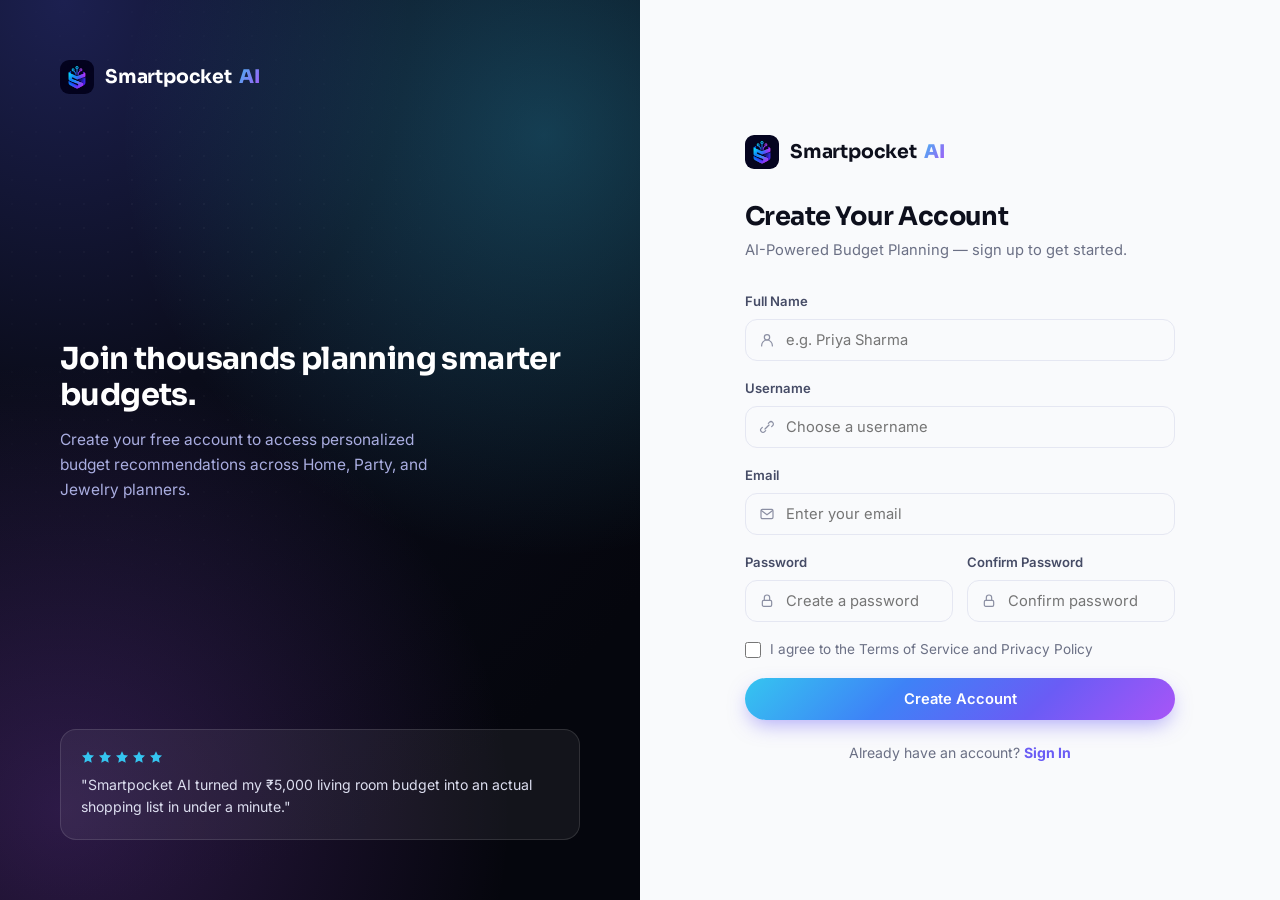
<file: SmartPocketAI - Code Files/SmartPocketAI - Code files/Frontend/register.html>
<!DOCTYPE html>
<html lang="en">
<head>
<meta charset="UTF-8">
<meta name="viewport" content="width=device-width, initial-scale=1.0">
<title>Create Your Account — Smartpocket AI</title>
<link rel="icon" type="image/png" sizes="32x32" href="assets/favicon/favicon-32x32.png">
<link rel="icon" type="image/png" sizes="16x16" href="assets/favicon/favicon-16x16.png">
<link rel="apple-touch-icon" sizes="180x180" href="assets/favicon/apple-touch-icon.png">
<link rel="shortcut icon" href="assets/favicon/favicon.ico">
<link rel="stylesheet" href="css/style.css">
</head>
<body>
<div class="auth-wrap">
  <div class="auth-side">
    <div class="brand on-dark"><img src="assets/logo-icon.png" alt="Smartpocket AI logo"><span class="wordmark">Smartpocket<span class="ai">&nbsp;AI</span></span></div>
    <div>
      <h2>Join thousands planning smarter budgets.</h2>
      <p>Create your free account to access personalized budget recommendations across Home, Party, and Jewelry planners.</p>
    </div>
    <div class="auth-quote">
      <div class="stars">
        <svg class="ic" viewBox="0 0 24 24" fill="currentColor" stroke="none"><path d="m12 2 3.1 6.6 7.2.9-5.3 5 1.4 7.2L12 18.3 5.6 21.7 7 14.5l-5.3-5 7.2-.9L12 2Z"/></svg>
        <svg class="ic" viewBox="0 0 24 24" fill="currentColor" stroke="none"><path d="m12 2 3.1 6.6 7.2.9-5.3 5 1.4 7.2L12 18.3 5.6 21.7 7 14.5l-5.3-5 7.2-.9L12 2Z"/></svg>
        <svg class="ic" viewBox="0 0 24 24" fill="currentColor" stroke="none"><path d="m12 2 3.1 6.6 7.2.9-5.3 5 1.4 7.2L12 18.3 5.6 21.7 7 14.5l-5.3-5 7.2-.9L12 2Z"/></svg>
        <svg class="ic" viewBox="0 0 24 24" fill="currentColor" stroke="none"><path d="m12 2 3.1 6.6 7.2.9-5.3 5 1.4 7.2L12 18.3 5.6 21.7 7 14.5l-5.3-5 7.2-.9L12 2Z"/></svg>
        <svg class="ic" viewBox="0 0 24 24" fill="currentColor" stroke="none"><path d="m12 2 3.1 6.6 7.2.9-5.3 5 1.4 7.2L12 18.3 5.6 21.7 7 14.5l-5.3-5 7.2-.9L12 2Z"/></svg>
      </div>
      "Smartpocket AI turned my ₹5,000 living room budget into an actual shopping list in under a minute."
    </div>
  </div>
  <div class="auth-main">
    <div class="auth-card">
      <div class="brand"><img src="assets/logo-icon.png" alt="Smartpocket AI logo"><span class="wordmark">Smartpocket<span class="ai">&nbsp;AI</span></span></div>
      <h1>Create Your Account</h1>
      <p class="sub">AI-Powered Budget Planning — sign up to get started.</p>

      <form id="registerForm" novalidate>
        <div class="field" id="f-name">
          <label for="name">Full Name</label>
          <div class="input-wrap">
            <svg class="ic" viewBox="0 0 24 24" fill="none" stroke="currentColor" stroke-width="1.8" stroke-linecap="round"><circle cx="12" cy="8" r="4"/><path d="M4 21v-1a8 8 0 0 1 16 0v1"/></svg>
            <input type="text" id="name" placeholder="e.g. Priya Sharma" autocomplete="name">
          </div>
          <div class="field-error">Please enter your full name.</div>
        </div>
        <div class="field" id="f-username">
          <label for="username">Username</label>
          <div class="input-wrap">
            <svg class="ic" viewBox="0 0 24 24" fill="none" stroke="currentColor" stroke-width="1.8" stroke-linecap="round"><path d="M9 15 15 9"/><path d="M14 6.5 15.5 5a3.5 3.5 0 0 1 5 5l-1.5 1.5"/><path d="M10 17.5 8.5 19a3.5 3.5 0 0 1-5-5l1.5-1.5"/></svg>
            <input type="text" id="username" placeholder="Choose a username" autocomplete="username">
          </div>
          <div class="field-error">Username must be at least 3 characters (letters, numbers, underscore).</div>
        </div>
        <div class="field" id="f-email">
          <label for="email">Email</label>
          <div class="input-wrap">
            <svg class="ic" viewBox="0 0 24 24" fill="none" stroke="currentColor" stroke-width="1.8" stroke-linecap="round"><rect x="3" y="5" width="18" height="14" rx="2"/><path d="m4 7 8 6 8-6"/></svg>
            <input type="email" id="email" placeholder="Enter your email" autocomplete="email">
          </div>
          <div class="field-error">Please enter a valid email address.</div>
        </div>
        <div class="field-row2">
          <div class="field" id="f-password">
            <label for="password">Password</label>
            <div class="input-wrap">
              <svg class="ic" viewBox="0 0 24 24" fill="none" stroke="currentColor" stroke-width="1.8" stroke-linecap="round"><rect x="5" y="11" width="14" height="9" rx="2"/><path d="M8 11V7a4 4 0 0 1 8 0v4"/></svg>
              <input type="password" id="password" placeholder="Create a password" autocomplete="new-password">
            </div>
            <div class="field-error">At least 6 characters.</div>
          </div>
          <div class="field" id="f-confirm">
            <label for="confirm">Confirm Password</label>
            <div class="input-wrap">
              <svg class="ic" viewBox="0 0 24 24" fill="none" stroke="currentColor" stroke-width="1.8" stroke-linecap="round"><rect x="5" y="11" width="14" height="9" rx="2"/><path d="M8 11V7a4 4 0 0 1 8 0v4"/></svg>
              <input type="password" id="confirm" placeholder="Confirm password" autocomplete="new-password">
            </div>
            <div class="field-error">Passwords do not match.</div>
          </div>
        </div>
        <div class="checkbox-row">
          <input type="checkbox" id="terms">
          <label for="terms">I agree to the Terms of Service and Privacy Policy</label>
        </div>
        <button type="submit" class="btn btn-primary btn-block" id="submitBtn">Create Account</button>
      </form>

      <p class="auth-foot">Already have an account? <a href="login.html">Sign In</a></p>
    </div>
  </div>
</div>

<script src="js/app.js"></script>
<script>
  const form = document.getElementById("registerForm");
  const fields = {
    name: document.getElementById("f-name"), username: document.getElementById("f-username"),
    email: document.getElementById("f-email"), password: document.getElementById("f-password"), confirm: document.getElementById("f-confirm")
  };

  function setInvalid(key, invalid) { fields[key].classList.toggle("invalid", invalid); }

  form.addEventListener("submit", async (e) => {
    e.preventDefault();
    const name = document.getElementById("name").value.trim();
    const username = document.getElementById("username").value.trim();
    const email = document.getElementById("email").value.trim();
    const password = document.getElementById("password").value;
    const confirm = document.getElementById("confirm").value;
    const terms = document.getElementById("terms").checked;

    let valid = true;
    setInvalid("name", name.length < 2); if (name.length < 2) valid = false;
    const usernameOk = /^[a-zA-Z0-9_]{3,20}$/.test(username);
    setInvalid("username", !usernameOk); if (!usernameOk) valid = false;
    const emailOk = /^[^\s@]+@[^\s@]+\.[^\s@]+$/.test(email);
    setInvalid("email", !emailOk); if (!emailOk) valid = false;
    setInvalid("password", password.length < 6); if (password.length < 6) valid = false;
    setInvalid("confirm", confirm !== password || confirm.length === 0); if (confirm !== password) valid = false;

    if (!valid) { PS.toast("Please fix the highlighted fields.", "error"); return; }
    if (!terms) { PS.toast("Please accept the Terms of Service to continue.", "error"); return; }

    const result = await PS.register(name, username, email, password);
    if (!result.ok) { PS.toast(result.message, "error"); return; }
    PS.toast("Account created! Redirecting to your dashboard…", "success");
    setTimeout(() => window.location.href = "dashboard.html", 900);
  });
</script>
</body>
</html>
</file>
<file: SmartPocketAI - Code Files/SmartPocketAI - Code files/Frontend/css/style.css>
/* ============================================================
   Smartpocket AI — Design System
   Typography: Sora (display) + Inter (body) — a deliberate
   geometric/humanist pairing used by premium SaaS products.
   Palette: derived directly from the brand mark (cyan → indigo
   → violet on near-black navy).
   ============================================================ */
@import url('https://fonts.googleapis.com/css2?family=Sora:wght@500;600;700;800&family=Inter:wght@400;500;600;700;800&display=swap');

:root{
  /* Brand ramp — sampled from the logo gradient */
  --cyan:      #35c5f0;
  --blue:      #3e82f7;
  --indigo:    #6a5cf5;
  --violet:    #8b5cf6;
  --purple:    #a855f7;

  --grad-brand: linear-gradient(135deg, var(--cyan) 0%, var(--blue) 35%, var(--indigo) 68%, var(--purple) 100%);
  --grad-brand-soft: linear-gradient(135deg, rgba(53,197,240,0.16), rgba(139,92,246,0.16));
  --grad-text: linear-gradient(120deg, var(--cyan), var(--purple));

  /* Ink / navy scale — matches the logo's near-black background */
  --navy-950:  #05060d;
  --navy-900:  #0a0c1a;
  --navy-800:  #101324;
  --navy-700:  #181c34;
  --navy-600:  #232849;

  --ink-900:   #0d0f1c;
  --ink-700:   #464c66;
  --ink-500:   #6b7085;
  --ink-400:   #8b8fa3;
  --ink-300:   #b6b9c9;

  --surface-0:   #ffffff;
  --surface-50:  #f9fafc;
  --surface-100: #f1f2f8;
  --surface-200: #e6e8f2;
  --border:      #e5e7f2;
  --border-dark: rgba(255,255,255,0.10);

  --success: #16b364;
  --danger:  #ef4770;

  --radius-xs: 8px;
  --radius-sm: 12px;
  --radius-md: 16px;
  --radius-lg: 22px;
  --radius-xl: 28px;
  --radius-pill: 999px;

  --shadow-xs: 0 1px 2px rgba(13,15,28,0.06);
  --shadow-sm: 0 2px 10px rgba(13,15,28,0.06), 0 1px 2px rgba(13,15,28,0.04);
  --shadow-md: 0 12px 28px -8px rgba(13,15,28,0.14), 0 2px 6px rgba(13,15,28,0.06);
  --shadow-lg: 0 24px 60px -16px rgba(13,15,28,0.24), 0 4px 12px rgba(13,15,28,0.06);
  --shadow-glow: 0 0 0 1px rgba(139,92,246,0.12), 0 12px 32px -8px rgba(106,92,245,0.35);

  --ease: cubic-bezier(.22,1,.36,1);
}

*,*::before,*::after{box-sizing:border-box;margin:0;padding:0;}
html{scroll-behavior:smooth;-webkit-text-size-adjust:100%;}
body{
  font-family:'Inter',-apple-system,BlinkMacSystemFont,sans-serif;
  color:var(--ink-900);
  background:var(--surface-50);
  line-height:1.6;
  font-size:15.5px;
  -webkit-font-smoothing:antialiased;
  text-rendering:optimizeLegibility;
  overflow-x:hidden;
}
h1,h2,h3,h4,.font-display{
  font-family:'Sora',sans-serif;font-weight:700;color:var(--ink-900);
  letter-spacing:-0.022em;line-height:1.18;
}
a{color:inherit;text-decoration:none;}
ul{list-style:none;}
img{max-width:100%;display:block;}
button{font-family:inherit;cursor:pointer;border:none;background:none;color:inherit;}
input,select,textarea{font-family:inherit;font-size:0.95rem;color:inherit;}
code{font-family:'SF Mono',ui-monospace,monospace;}
::selection{background:var(--indigo);color:#fff;}
:focus-visible{outline:2px solid var(--indigo);outline-offset:2px;border-radius:4px;}

.container{max-width:1240px;margin:0 auto;padding:0 24px;}
.hidden{display:none !important;}
.ic{width:18px;height:18px;flex-shrink:0;display:inline-block;vertical-align:-3px;}
.text-grad{background:var(--grad-text);-webkit-background-clip:text;background-clip:text;color:transparent;}

/* ---------- Buttons ---------- */
.btn{
  display:inline-flex;align-items:center;justify-content:center;gap:8px;
  padding:12px 22px;border-radius:var(--radius-pill);font-weight:600;font-size:0.92rem;
  transition:transform .2s var(--ease), box-shadow .2s var(--ease), background .2s var(--ease), color .2s var(--ease), border-color .2s var(--ease);
  white-space:nowrap;position:relative;
}
.btn .ic{width:16px;height:16px;}
.btn-primary{background:var(--grad-brand);color:#fff;box-shadow:0 8px 20px -4px rgba(106,92,245,0.5);}
.btn-primary:hover{transform:translateY(-1px);box-shadow:0 12px 26px -4px rgba(106,92,245,0.6);}
.btn-primary:active{transform:translateY(0);}
.btn-outline{background:#fff;color:var(--ink-900);border:1.5px solid var(--border);}
.btn-outline:hover{border-color:var(--indigo);color:var(--indigo);}
.btn-ghost{background:transparent;color:var(--ink-700);}
.btn-ghost:hover{color:var(--indigo);background:var(--surface-100);}
.btn-block{width:100%;}
.btn-sm{padding:8px 16px;font-size:0.82rem;}
.btn-danger{background:#fdeef1;color:var(--danger);}
.btn-danger:hover{background:#fbe0e6;}
.btn:disabled{opacity:0.5;cursor:not-allowed;transform:none !important;}

/* ---------- Brand lockup (logo + wordmark) ---------- */
.brand{display:flex;align-items:center;gap:11px;font-family:'Sora',sans-serif;font-weight:700;font-size:1.18rem;color:var(--ink-900);letter-spacing:-0.01em;}
.brand img{width:34px;height:34px;border-radius:9px;display:block;flex-shrink:0;}
.brand .wordmark{display:flex;align-items:baseline;gap:3px;}
.brand .wordmark .ai{background:var(--grad-text);-webkit-background-clip:text;background-clip:text;color:transparent;font-weight:800;}
.brand.on-dark{color:#fff;}

/* ---------- Top Navbar (marketing pages) ---------- */
.navbar{
  position:sticky;top:0;z-index:100;
  background:rgba(255,255,255,0.78);backdrop-filter:blur(16px) saturate(1.4);
  border-bottom:1px solid var(--border);
}
.navbar .container{display:flex;align-items:center;justify-content:space-between;height:74px;}
.nav-links{display:flex;align-items:center;gap:8px;}
.nav-links a{font-weight:600;font-size:0.88rem;color:var(--ink-700);transition:color .15s;padding:9px 14px;border-radius:var(--radius-pill);}
.nav-links a:hover{color:var(--ink-900);background:var(--surface-100);}
.nav-actions{display:flex;align-items:center;gap:10px;}
.nav-toggle{display:none;font-size:1.4rem;color:var(--ink-900);}
.nav-toggle .ic{width:22px;height:22px;}

/* ---------- Hero ---------- */
.hero{
  background:radial-gradient(120% 100% at 15% -10%, #1c2050 0%, var(--navy-900) 45%, var(--navy-950) 100%);
  color:#fff;position:relative;overflow:hidden;padding:100px 0 120px;
}
.hero::before{
  content:"";position:absolute;inset:0;opacity:0.5;
  background-image:radial-gradient(rgba(255,255,255,0.09) 1px, transparent 1px);
  background-size:26px 26px;
  mask-image:radial-gradient(ellipse 70% 60% at 30% 20%, black 10%, transparent 75%);
  pointer-events:none;
}
.hero::after{
  content:"";position:absolute;inset:0;pointer-events:none;
  background:radial-gradient(circle at 88% 12%, rgba(53,197,240,0.28), transparent 42%),
             radial-gradient(circle at 8% 85%, rgba(168,85,247,0.24), transparent 45%);
}
.hero-grid{display:grid;grid-template-columns:1.05fr 0.95fr;gap:64px;align-items:center;position:relative;z-index:2;}
.hero-visual{position:relative;max-width:520px;justify-self:end;}
.eyebrow{
  display:inline-flex;align-items:center;gap:8px;padding:7px 15px;border-radius:var(--radius-pill);
  background:rgba(255,255,255,0.07);border:1px solid rgba(255,255,255,0.14);
  font-size:0.78rem;font-weight:600;color:#cfd3ea;margin-bottom:24px;letter-spacing:0.01em;
}
.eyebrow .ic{width:14px;height:14px;color:var(--cyan);}
.hero h1{font-size:3.35rem;line-height:1.1;color:#fff;margin-bottom:22px;letter-spacing:-0.03em;}
.hero h1 span{background:var(--grad-text);-webkit-background-clip:text;background-clip:text;color:transparent;}
.hero p.lead{font-size:1.08rem;color:#a9ade0;max-width:520px;margin-bottom:36px;line-height:1.65;}
.hero-cta{display:flex;gap:14px;flex-wrap:wrap;margin-bottom:44px;}
.btn-on-dark{background:rgba(255,255,255,0.06);color:#fff;border:1.5px solid rgba(255,255,255,0.18);}
.btn-on-dark:hover{background:rgba(255,255,255,0.1);border-color:rgba(255,255,255,0.3);}
.hero-stats{display:flex;gap:38px;flex-wrap:wrap;}
.hero-stats strong{display:block;font-family:'Sora',sans-serif;font-weight:700;font-size:1.5rem;color:#fff;}
.hero-stats span{font-size:0.78rem;color:#8d92c0;}

/* ---------- Hero mockup (coded, not an AI image) ---------- */
.mockup{position:relative;border-radius:20px;overflow:hidden;box-shadow:0 40px 80px -24px rgba(0,0,0,0.55);border:1px solid rgba(255,255,255,0.12);background:var(--navy-800);}
.mockup-bar{display:flex;align-items:center;gap:8px;padding:12px 16px;background:rgba(255,255,255,0.04);border-bottom:1px solid rgba(255,255,255,0.08);}
.mockup-bar .dot{width:9px;height:9px;border-radius:50%;background:rgba(255,255,255,0.18);}
.mockup-bar .url{margin-left:10px;font-size:0.72rem;color:#8d92c0;background:rgba(255,255,255,0.05);padding:4px 12px;border-radius:6px;flex:1;max-width:220px;min-width:0;overflow:hidden;text-overflow:ellipsis;white-space:nowrap;}
.mockup-body{padding:22px;background:linear-gradient(180deg, var(--navy-800), var(--navy-900));}
.mockup-greet{font-family:'Sora',sans-serif;font-weight:700;font-size:1rem;color:#fff;margin-bottom:4px;}
.mockup-sub{font-size:0.76rem;color:#8d92c0;margin-bottom:18px;}
.mockup-stats{display:grid;grid-template-columns:repeat(3,1fr);gap:10px;margin-bottom:16px;}
.mockup-stat{background:rgba(255,255,255,0.05);border:1px solid rgba(255,255,255,0.08);border-radius:12px;padding:12px;}
.mockup-stat .ic{width:16px;height:16px;color:var(--cyan);margin-bottom:8px;}
.mockup-stat strong{display:block;font-family:'Sora',sans-serif;font-size:1rem;color:#fff;}
.mockup-stat span{font-size:0.66rem;color:#8d92c0;}
.mockup-row{display:flex;align-items:center;gap:12px;background:rgba(255,255,255,0.04);border:1px solid rgba(255,255,255,0.07);border-radius:12px;padding:12px 14px;margin-bottom:10px;}
.mockup-row .swatch{width:34px;height:34px;border-radius:9px;flex-shrink:0;display:flex;align-items:center;justify-content:center;color:#fff;}
.mockup-row .swatch .ic{width:16px;height:16px;}
.mockup-row .info{flex:1;min-width:0;}
.mockup-row .info strong{display:block;font-size:0.78rem;color:#fff;font-weight:600;}
.mockup-row .info span{font-size:0.68rem;color:#8d92c0;}
.mockup-row .amt{font-family:'Sora',sans-serif;font-size:0.82rem;font-weight:700;color:var(--cyan);flex-shrink:0;}
.mockup-bar-chart{display:flex;align-items:flex-end;gap:6px;height:46px;margin-top:14px;}
.mockup-bar-chart .b{flex:1;border-radius:4px 4px 0 0;background:linear-gradient(180deg, var(--cyan), var(--indigo));opacity:0.85;}

.float-card{
  position:absolute;background:rgba(20,22,45,0.92);backdrop-filter:blur(10px);
  border:1px solid rgba(255,255,255,0.14);border-radius:14px;padding:10px 15px;
  box-shadow:0 16px 32px rgba(0,0,0,0.4);animation:floaty 6s ease-in-out infinite;
  font-size:0.76rem;color:#fff;display:flex;align-items:center;gap:8px;font-weight:600;z-index:3;
  white-space:nowrap;
}
.float-card .ic{width:16px;height:16px;color:var(--success);}
@keyframes floaty{0%,100%{transform:translateY(0);}50%{transform:translateY(-10px);}}

/* ---------- Sections ---------- */
.section{padding:104px 0;}
.section-tight{padding:64px 0;}
.section-head{text-align:center;max-width:620px;margin:0 auto 58px;}
.section-head .eyebrow{background:var(--surface-100);border-color:var(--border);color:var(--indigo);}
.section-head .eyebrow .ic{color:var(--indigo);}
.section-head h2{font-size:2.2rem;margin:16px 0 14px;}
.section-head p{color:var(--ink-500);font-size:1.02rem;}
.bg-dark{background:radial-gradient(120% 100% at 50% 0%, var(--navy-800) 0%, var(--navy-950) 100%);color:#fff;}
.bg-dark .section-head h2{color:#fff;}
.bg-dark .section-head p{color:#a9ade0;}
.bg-soft{background:var(--surface-100);}

/* ---------- Planner / Feature Cards ---------- */
.card-grid3{display:grid;grid-template-columns:repeat(3,1fr);gap:24px;}
.planner-card{
  background:#fff;border-radius:var(--radius-lg);overflow:hidden;border:1px solid var(--border);
  box-shadow:var(--shadow-sm);transition:transform .3s var(--ease), box-shadow .3s var(--ease);position:relative;
}
.planner-card:hover{transform:translateY(-6px);box-shadow:var(--shadow-lg);}
.planner-card .thumb{height:180px;overflow:hidden;position:relative;}
.planner-card .thumb img{width:100%;height:100%;object-fit:cover;transition:transform .6s var(--ease);}
.planner-card:hover .thumb img{transform:scale(1.06);}
.planner-card .thumb::after{content:"";position:absolute;inset:0;background:linear-gradient(180deg,rgba(5,6,13,0) 50%,rgba(5,6,13,0.65) 100%);}
.planner-card .badge-icon{
  position:absolute;bottom:14px;left:16px;width:44px;height:44px;border-radius:13px;
  display:flex;align-items:center;justify-content:center;color:#fff;z-index:2;
  box-shadow:0 8px 18px rgba(0,0,0,0.3);backdrop-filter:blur(4px);
}
.planner-card .badge-icon .ic{width:21px;height:21px;}
.planner-card.home .badge-icon{background:linear-gradient(135deg,var(--blue),var(--indigo));}
.planner-card.party .badge-icon{background:linear-gradient(135deg,var(--purple),#ec4899);}
.planner-card.jewelry .badge-icon{background:linear-gradient(135deg,var(--cyan),var(--blue));}
.planner-card .body{padding:22px 24px 26px;}
.planner-card h3{font-size:1.14rem;margin-bottom:8px;}
.planner-card p{color:var(--ink-500);font-size:0.9rem;margin-bottom:18px;line-height:1.55;}
.planner-card .card-link{display:inline-flex;align-items:center;gap:6px;font-weight:700;font-size:0.86rem;color:var(--indigo);transition:gap .2s var(--ease);}
.planner-card .card-link .ic{width:15px;height:15px;}
.planner-card .card-link:hover{gap:10px;}

/* ---------- Steps / How it works ---------- */
.steps{display:grid;grid-template-columns:repeat(4,1fr);gap:20px;}
.step{
  background:rgba(255,255,255,0.04);border:1px solid rgba(255,255,255,0.09);border-radius:var(--radius-md);padding:26px 22px;
  text-align:left;transition:background .2s;
}
.step:hover{background:rgba(255,255,255,0.065);}
.step .num{
  width:38px;height:38px;border-radius:12px;background:var(--grad-brand-soft);color:var(--cyan);
  display:flex;align-items:center;justify-content:center;font-weight:700;margin-bottom:16px;font-family:'Sora',sans-serif;
  border:1px solid rgba(255,255,255,0.1);
}
.step h4{font-size:1rem;margin-bottom:8px;color:#fff;}
.step p{font-size:0.84rem;color:#a9ade0;line-height:1.6;}

/* ---------- Platforms strip ---------- */
.platform-strip{display:flex;flex-wrap:wrap;gap:10px;justify-content:center;}
.platform-chip{
  padding:9px 18px;border-radius:var(--radius-pill);background:#fff;border:1px solid var(--border);
  font-weight:600;font-size:0.82rem;color:var(--ink-700);box-shadow:var(--shadow-xs);
  transition:border-color .15s, transform .15s;
}
.platform-chip:hover{border-color:var(--indigo);transform:translateY(-1px);}

/* ---------- Tech stack strip ---------- */
.tech-grid{display:grid;grid-template-columns:repeat(4,1fr);gap:18px;}
.tech-card{background:#fff;border:1px solid var(--border);border-radius:var(--radius-md);padding:22px;box-shadow:var(--shadow-xs);transition:box-shadow .2s, transform .2s;}
.tech-card:hover{box-shadow:var(--shadow-md);transform:translateY(-3px);}
.tech-card .icon-badge{width:40px;height:40px;border-radius:11px;background:var(--grad-brand-soft);display:flex;align-items:center;justify-content:center;margin-bottom:14px;}
.tech-card .icon-badge .ic{width:19px;height:19px;color:var(--indigo);}
.tech-card h4{font-size:0.96rem;margin-bottom:6px;}
.tech-card p{font-size:0.82rem;color:var(--ink-500);line-height:1.55;}
.route-chip{display:inline-block;padding:5px 11px;border-radius:8px;background:var(--surface-100);color:var(--indigo);font-family:'SF Mono',ui-monospace,monospace;font-size:0.74rem;margin:3px 4px 0 0;border:1px solid var(--border);}

/* ---------- Sample breakdown split ---------- */
.sample-grid{display:grid;grid-template-columns:1.1fr 0.9fr;gap:48px;align-items:center;}

/* ---------- Auth pages ---------- */
.auth-wrap{min-height:100vh;min-height:100dvh;display:grid;grid-template-columns:1fr 1fr;}
.auth-side{
  background:radial-gradient(120% 100% at 10% 0%, #1c2050 0%, var(--navy-900) 45%, var(--navy-950) 100%);
  color:#fff;padding:60px;display:flex;flex-direction:column;justify-content:space-between;
  position:relative;overflow:hidden;
}
.auth-side::before{
  content:"";position:absolute;inset:0;opacity:0.45;
  background-image:radial-gradient(rgba(255,255,255,0.08) 1px, transparent 1px);background-size:24px 24px;
  mask-image:radial-gradient(ellipse 65% 55% at 30% 30%, black 10%, transparent 75%);
}
.auth-side::after{content:"";position:absolute;inset:0;background:radial-gradient(circle at 85% 15%,rgba(53,197,240,0.28),transparent 45%),radial-gradient(circle at 10% 90%,rgba(168,85,247,0.24),transparent 45%);}
.auth-side>*{position:relative;z-index:2;}
.auth-side h2{color:#fff;font-size:1.9rem;margin:22px 0 14px;letter-spacing:-0.02em;}
.auth-side p{color:#a9ade0;max-width:380px;line-height:1.6;}
.auth-quote{background:rgba(255,255,255,0.06);border:1px solid rgba(255,255,255,0.12);border-radius:16px;padding:20px;font-size:0.88rem;color:#dcdeef;line-height:1.6;}
.auth-quote .stars{display:flex;gap:3px;margin-bottom:10px;color:var(--cyan);}
.auth-quote .stars .ic{width:14px;height:14px;}
.auth-main{display:flex;align-items:center;justify-content:center;padding:40px;}
.auth-card{width:100%;max-width:430px;}
.auth-card .brand{margin-bottom:32px;}
.auth-card h1{font-size:1.6rem;margin-bottom:8px;}
.auth-card>p.sub{color:var(--ink-500);margin-bottom:28px;font-size:0.92rem;}
.field{margin-bottom:17px;}
.field label{display:block;font-size:0.82rem;font-weight:600;color:var(--ink-700);margin-bottom:7px;}
.field .input-wrap{position:relative;}
.field .input-wrap .ic{position:absolute;left:14px;top:50%;transform:translateY(-50%);width:16px;height:16px;color:var(--ink-400);pointer-events:none;}
.field .input-wrap input{padding-left:40px;}
.field input,.field select,.field textarea{
  width:100%;padding:11px 14px;border:1.5px solid var(--border);border-radius:var(--radius-sm);
  background:var(--surface-50);transition:border-color .15s, box-shadow .15s, background .15s;color:var(--ink-900);font-size:0.92rem;
}
.field input:focus,.field select:focus,.field textarea:focus{
  outline:none;border-color:var(--indigo);box-shadow:0 0 0 4px rgba(106,92,245,0.12);background:#fff;
}
.field-error{font-size:0.76rem;color:var(--danger);margin-top:6px;display:none;}
.field.invalid input{border-color:var(--danger);}
.field.invalid .field-error{display:block;}
.field-row2{display:grid;grid-template-columns:1fr 1fr;gap:14px;}
.checkbox-row{display:flex;align-items:center;gap:9px;margin-bottom:18px;}
.checkbox-row input{width:16px;height:16px;accent-color:var(--indigo);}
.checkbox-row label{font-size:0.85rem;color:var(--ink-500);}
.auth-foot{margin-top:22px;text-align:center;font-size:0.88rem;color:var(--ink-500);}
.auth-foot a{color:var(--indigo);font-weight:700;}
.demo-hint{display:flex;align-items:center;gap:10px;background:var(--surface-100);border:1px dashed var(--border);border-radius:12px;padding:12px 14px;font-size:0.8rem;color:var(--ink-700);margin-bottom:18px;}
.demo-hint .ic{width:16px;height:16px;color:var(--indigo);flex-shrink:0;}
.demo-hint code{background:#fff;padding:1px 6px;border-radius:5px;border:1px solid var(--border);}

/* ---------- App Shell (dashboard/planners/history) ---------- */
.app-shell{display:flex;min-height:100vh;min-height:100dvh;}
.sidebar{
  width:256px;background:linear-gradient(180deg,var(--navy-900),var(--navy-950));color:#fff;padding:22px 16px;position:sticky;top:0;height:100vh;height:100dvh;
  display:flex;flex-direction:column;gap:3px;flex-shrink:0;z-index:50;border-right:1px solid rgba(255,255,255,0.06);
}
.sidebar .brand{color:#fff;padding:8px 10px 24px;}
.side-link{
  display:flex;align-items:center;gap:12px;padding:10px 13px;border-radius:11px;font-weight:600;font-size:0.87rem;
  color:#a9ade0;transition:background .15s, color .15s;
}
.side-link .ic{width:18px;height:18px;flex-shrink:0;}
.side-link:hover{background:rgba(255,255,255,0.06);color:#fff;}
.side-link.active{background:var(--grad-brand-soft);color:#fff;box-shadow:inset 0 0 0 1px rgba(139,92,246,0.25);}
.side-link.active .ic{color:var(--cyan);}
.side-divider{height:1px;background:rgba(255,255,255,0.08);margin:12px 8px;}
.side-footer{margin-top:auto;background:rgba(255,255,255,0.05);border:1px solid rgba(255,255,255,0.09);border-radius:14px;padding:15px;font-size:0.78rem;color:#a9ade0;line-height:1.55;display:flex;gap:9px;}
.side-footer .ic{width:16px;height:16px;color:var(--cyan);flex-shrink:0;margin-top:1px;}
.side-avatar{width:37px;height:37px;border-radius:50%;background:var(--grad-brand);display:flex;align-items:center;justify-content:center;font-weight:700;color:#fff;font-size:0.85rem;flex-shrink:0;font-family:'Sora',sans-serif;}

.main-area{flex:1;min-width:0;}
.topbar{
  display:flex;align-items:center;justify-content:space-between;padding:20px 32px;
  background:#fff;border-bottom:1px solid var(--border);position:sticky;top:0;z-index:40;
}
.topbar h1{font-size:1.24rem;}
.topbar .sub{font-size:0.83rem;color:var(--ink-500);font-weight:500;margin-top:2px;}
.hamburger{display:none;font-size:1.4rem;background:var(--surface-100);width:38px;height:38px;border-radius:10px;align-items:center;justify-content:center;}
.hamburger .ic{width:19px;height:19px;}
.page-pad{padding:30px 32px;}

/* ---------- Dashboard widgets ---------- */
.stat-grid{display:grid;grid-template-columns:repeat(4,1fr);gap:18px;margin-bottom:30px;}
.stat-card{background:#fff;border:1px solid var(--border);border-radius:var(--radius-md);padding:20px;box-shadow:var(--shadow-xs);transition:box-shadow .2s;}
.stat-card:hover{box-shadow:var(--shadow-sm);}
.stat-card .icon{width:40px;height:40px;border-radius:11px;display:flex;align-items:center;justify-content:center;color:#fff;margin-bottom:14px;}
.stat-card .icon .ic{width:19px;height:19px;}
.stat-card h3{font-size:1.5rem;font-family:'Sora',sans-serif;}
.stat-card span{font-size:0.8rem;color:var(--ink-500);font-weight:500;}

.section-card{background:#fff;border:1px solid var(--border);border-radius:var(--radius-md);padding:24px;box-shadow:var(--shadow-xs);margin-bottom:26px;}
.section-card .head{display:flex;align-items:center;justify-content:space-between;margin-bottom:20px;flex-wrap:wrap;gap:10px;}
.section-card .head h2{font-size:1.06rem;}

.session-info-bar{display:flex;gap:24px;flex-wrap:wrap;background:var(--surface-100);border:1px solid var(--border);border-radius:14px;padding:15px 20px;margin-bottom:26px;font-size:0.83rem;color:var(--ink-700);}
.session-info-bar span{display:flex;align-items:center;gap:7px;}
.session-info-bar .ic{width:15px;height:15px;color:var(--indigo);}
.session-info-bar strong{color:var(--ink-900);}

.empty-state{text-align:center;padding:48px 20px;color:var(--ink-500);}
.empty-state .ic{width:38px;height:38px;color:var(--ink-300);margin:0 auto 14px;display:block;}

/* ---------- Forms (planner pages) ---------- */
.form-grid{display:grid;grid-template-columns:repeat(2,1fr);gap:16px 20px;}
.form-grid .full{grid-column:1/-1;}
.room-grid{display:grid;grid-template-columns:repeat(2,1fr);gap:12px;}
.room-item{border:1.5px solid var(--border);border-radius:12px;padding:13px 15px;background:var(--surface-50);transition:border-color .15s;}
.room-item:has(input:checked){border-color:var(--indigo);background:#f6f4ff;}
.room-item label{font-weight:600;font-size:0.86rem;display:flex;align-items:center;gap:9px;}
.room-item input[type=checkbox]{width:16px;height:16px;accent-color:var(--indigo);}
.upload-box{
  border:2px dashed var(--border);border-radius:14px;padding:26px;text-align:center;cursor:pointer;
  background:var(--surface-50);transition:border-color .15s, background .15s;
}
.upload-box:hover{border-color:var(--indigo);background:#fff;}
.upload-box .ic{width:26px;height:26px;color:var(--indigo);margin:0 auto 10px;display:block;}
.upload-preview{margin-top:14px;max-width:220px;border-radius:12px;overflow:hidden;border:1px solid var(--border);}

/* ---------- Results ---------- */
.results-wrap{margin-top:28px;}
.budget-summary{
  display:flex;flex-wrap:wrap;gap:18px;background:linear-gradient(135deg,var(--navy-800),var(--navy-950));color:#fff;border-radius:var(--radius-md);
  padding:24px 26px;margin-bottom:24px;border:1px solid rgba(255,255,255,0.08);
}
.budget-summary .item{flex:1;min-width:150px;}
.budget-summary .item strong{display:block;font-family:'Sora',sans-serif;font-size:1.4rem;}
.budget-summary .item span{font-size:0.76rem;color:#a9ade0;}
.progress-bar{height:7px;border-radius:99px;background:rgba(255,255,255,0.12);overflow:hidden;margin-top:8px;}
.progress-bar>span{display:block;height:100%;background:var(--grad-brand);border-radius:99px;}

.outfit-analysis{display:flex;gap:18px;align-items:center;background:var(--surface-100);border:1px solid var(--border);border-radius:14px;padding:16px 18px;margin-bottom:20px;flex-wrap:wrap;}
.outfit-analysis img{width:72px;height:72px;object-fit:cover;border-radius:12px;border:1px solid var(--border);flex-shrink:0;}
.outfit-analysis .tags{display:flex;gap:8px;flex-wrap:wrap;margin-top:6px;}
.tag-pill{padding:4px 12px;border-radius:var(--radius-pill);background:#fff;border:1px solid var(--border);font-size:0.74rem;font-weight:700;color:var(--indigo);}

.category-block{border:1px solid var(--border);border-radius:var(--radius-md);margin-bottom:16px;overflow:hidden;}
.category-head{
  display:flex;align-items:center;justify-content:space-between;padding:15px 18px;background:var(--surface-50);
  cursor:pointer;transition:background .15s;
}
.category-head:hover{background:var(--surface-100);}
.category-head .left{display:flex;align-items:center;gap:12px;}
.category-head .tag{width:34px;height:34px;border-radius:10px;background:var(--grad-brand);color:#fff;display:flex;align-items:center;justify-content:center;flex-shrink:0;}
.category-head .tag .ic{width:16px;height:16px;}
.category-head h4{font-size:0.94rem;}
.category-head .chev{width:16px;height:16px;color:var(--ink-400);transition:transform .2s;}
.category-head.open .chev{transform:rotate(180deg);}
.category-head .pct{font-size:0.8rem;color:var(--ink-500);font-weight:600;text-align:right;display:flex;align-items:center;gap:10px;}
.category-head .pct small{display:block;font-size:0.7rem;font-weight:500;color:var(--ink-300);}
.category-items{padding:6px 18px 16px;}
.item-row{
  display:flex;justify-content:space-between;align-items:flex-start;gap:16px;padding:13px 0;border-bottom:1px solid var(--surface-200);
}
.item-row:last-child{border-bottom:none;}
.item-row .info h5{font-size:0.9rem;margin-bottom:4px;font-weight:600;}
.item-row .info p{font-size:0.79rem;color:var(--ink-500);margin-bottom:8px;}
.item-row .links{display:flex;gap:7px;flex-wrap:wrap;}
.link-chip{
  padding:5px 12px;border-radius:var(--radius-pill);background:var(--surface-100);font-size:0.72rem;font-weight:700;
  color:var(--indigo);border:1px solid var(--border);transition:background .15s,color .15s;
}
.link-chip:hover{background:var(--indigo);color:#fff;border-color:var(--indigo);}
.item-row .price{text-align:right;flex-shrink:0;}
.item-row .price strong{font-family:'Sora',sans-serif;font-size:0.98rem;color:var(--ink-900);}
.item-row .price span{font-size:0.71rem;color:var(--ink-500);}

.suggestion-banner{
  display:flex;gap:14px;align-items:flex-start;background:var(--surface-100);border:1px dashed var(--border);
  border-radius:14px;padding:15px 17px;margin-top:14px;font-size:0.84rem;color:var(--ink-700);line-height:1.55;
}
.suggestion-banner .ic{width:18px;height:18px;color:var(--indigo);flex-shrink:0;margin-top:1px;}

/* ---------- History ---------- */
.history-item{
  display:flex;align-items:center;gap:16px;padding:16px;border:1px solid var(--border);border-radius:14px;margin-bottom:12px;
  transition:box-shadow .15s, border-color .15s;flex-wrap:wrap;
}
.history-item:hover{box-shadow:var(--shadow-sm);border-color:var(--surface-200);}
.history-icon{width:44px;height:44px;border-radius:12px;color:#fff;display:flex;align-items:center;justify-content:center;flex-shrink:0;}
.history-icon .ic{width:19px;height:19px;}
.history-body{flex:1;min-width:200px;}
.history-body h4{font-size:0.92rem;margin-bottom:3px;}
.history-body span{font-size:0.77rem;color:var(--ink-500);}
.history-actions{display:flex;gap:7px;flex-shrink:0;}
.badge{padding:4px 11px;border-radius:var(--radius-pill);font-size:0.7rem;font-weight:700;}
.badge-home{background:#e9e7fd;color:#5b3ce0;}
.badge-party{background:#fbe6f3;color:#c0208f;}
.badge-jewelry{background:#dcf3fb;color:#0980ab;}

/* ---------- Toast ---------- */
.toast{
  position:fixed;bottom:26px;right:26px;background:var(--ink-900);color:#fff;padding:13px 19px;border-radius:12px;
  box-shadow:var(--shadow-lg);font-size:0.86rem;font-weight:600;z-index:999;display:flex;align-items:center;gap:10px;
  transform:translateY(20px);opacity:0;transition:transform .3s var(--ease), opacity .3s var(--ease);
}
.toast .ic{width:17px;height:17px;flex-shrink:0;}
.toast.show{transform:translateY(0);opacity:1;}
.toast.success{background:#0e9a5b;}
.toast.error{background:#dc3a63;}

/* ---------- Footer ---------- */
.footer{background:linear-gradient(180deg,var(--navy-900),var(--navy-950));color:#a9ade0;padding:64px 0 30px;}
.footer-grid{display:grid;grid-template-columns:1.4fr 1fr 1fr 1fr;gap:36px;margin-bottom:44px;}
.footer .brand{color:#fff;margin-bottom:14px;}
.footer h5{color:#fff;font-size:0.86rem;margin-bottom:16px;font-family:'Sora',sans-serif;}
.footer ul li{margin-bottom:10px;font-size:0.84rem;}
.footer ul li a:hover{color:#fff;}
.footer-bottom{border-top:1px solid rgba(255,255,255,0.1);padding-top:22px;display:flex;justify-content:space-between;font-size:0.78rem;flex-wrap:wrap;gap:10px;}

/* ---------- Utility animations ---------- */
.fade-up{animation:fadeUp .7s var(--ease) both;}
@keyframes fadeUp{from{opacity:0;transform:translateY(16px);}to{opacity:1;transform:translateY(0);}}

/* ---------- Responsive ---------- */
@media (max-width:1080px){
  .hero-grid{grid-template-columns:1fr;}
  .hero-visual{order:-1;max-width:480px;margin:0 auto;}
  .card-grid3{grid-template-columns:1fr 1fr;}
  .steps{grid-template-columns:1fr 1fr;}
  .stat-grid{grid-template-columns:1fr 1fr;}
  .tech-grid{grid-template-columns:1fr 1fr;}
  .footer-grid{grid-template-columns:1fr 1fr;}
  .form-grid,.room-grid{grid-template-columns:1fr;}
  .sample-grid{grid-template-columns:1fr;gap:32px;}
}
@media (max-width:860px){
  .auth-wrap{grid-template-columns:1fr;min-height:auto;}
  .auth-side{display:none;}
  .sidebar{position:fixed;left:-280px;top:0;transition:left .25s var(--ease);box-shadow:var(--shadow-lg);}
  .sidebar.open{left:0;}
  .hamburger{display:flex;}
  .field-row2{grid-template-columns:1fr;}
  .app-shell{min-height:100dvh;}
}
@media (max-width:720px){
  .nav-links{position:fixed;top:66px;left:0;right:0;background:#fff;flex-direction:column;align-items:stretch;padding:16px 20px;gap:4px;border-bottom:1px solid var(--border);display:none;max-height:calc(100dvh - 66px);overflow-y:auto;}
  .nav-links.open{display:flex;}
  .nav-toggle{display:block;}
  .navbar .container{height:66px;}
  .navbar .nav-actions .btn-ghost{padding:9px 12px;font-size:0.82rem;}
  .navbar .nav-actions .btn-primary{padding:9px 14px;font-size:0.82rem;}
  .navbar .nav-actions .btn .ic{display:none;}
  .hero{padding:64px 0 84px;}
  .hero h1{font-size:2.1rem;}
  .hero p.lead{font-size:0.98rem;}
  .card-grid3{grid-template-columns:1fr;}
  .steps{grid-template-columns:1fr;}
  .stat-grid{grid-template-columns:1fr 1fr;}
  .tech-grid{grid-template-columns:1fr;}
  .footer-grid{grid-template-columns:1fr 1fr;}
  .hero-stats{gap:22px;}
  .page-pad{padding:18px;}
  .topbar{padding:15px 18px;flex-wrap:wrap;row-gap:10px;}
  .container{padding:0 18px;}
  .section{padding:64px 0;}
  .section-tight{padding:44px 0;}
  .section-head h2{font-size:1.7rem;}
  .mockup{max-width:100%;}
  .budget-summary .item{min-width:120px;}
  .item-row{gap:10px;}
  .history-item{gap:12px;}
  .history-actions{width:100%;justify-content:flex-start;}
}
@media (max-width:600px){
  .item-row{flex-wrap:wrap;}
  .item-row .price{text-align:left;margin-left:0;}
  .category-head{flex-wrap:wrap;row-gap:8px;}
  .category-head .pct{width:100%;justify-content:space-between;text-align:left;}
  .budget-summary{padding:20px;}
  .budget-summary .item{min-width:44%;flex:1 1 44%;}
  .outfit-analysis{flex-direction:column;align-items:flex-start;}
  .field input,.field select,.field textarea,
  #jewelryForm input,#jewelryForm select,
  #partyForm input,#partyForm select,#partyForm textarea,
  #homeForm input,#homeForm select,#homeForm textarea{font-size:16px;}
}
@media (max-width:480px){
  .container{padding:0 16px;}
  .stat-grid{grid-template-columns:1fr;}
  .footer-grid{grid-template-columns:1fr;}
  .footer-bottom{flex-direction:column;align-items:flex-start;gap:8px;}
  .hero-cta{flex-direction:column;}
  .hero-cta .btn{width:100%;}
  .hero h1{font-size:1.7rem;}
  .hero-stats{gap:16px 26px;}
  .mockup-stats{gap:8px;}
  .mockup-stat{padding:9px;}
  .mockup-stat strong{font-size:0.86rem;}
  .brand .wordmark{font-size:0.98rem;}
  .navbar .nav-actions{gap:6px;}
  .topbar h1{font-size:1.08rem;}
  .topbar .sub{display:none;}
  .page-pad{padding:14px;}
  .section-card{padding:18px;}
  .auth-main{padding:24px 18px;}
  .auth-card h1{font-size:1.4rem;}
  .demo-hint{flex-direction:column;align-items:flex-start;gap:6px;}
  .budget-summary .item{min-width:100%;flex-basis:100%;}
  .history-item{flex-direction:column;align-items:flex-start;}
  .history-actions{flex-wrap:wrap;}
  .section-card .head{flex-direction:column;align-items:flex-start;}
}
</file>
